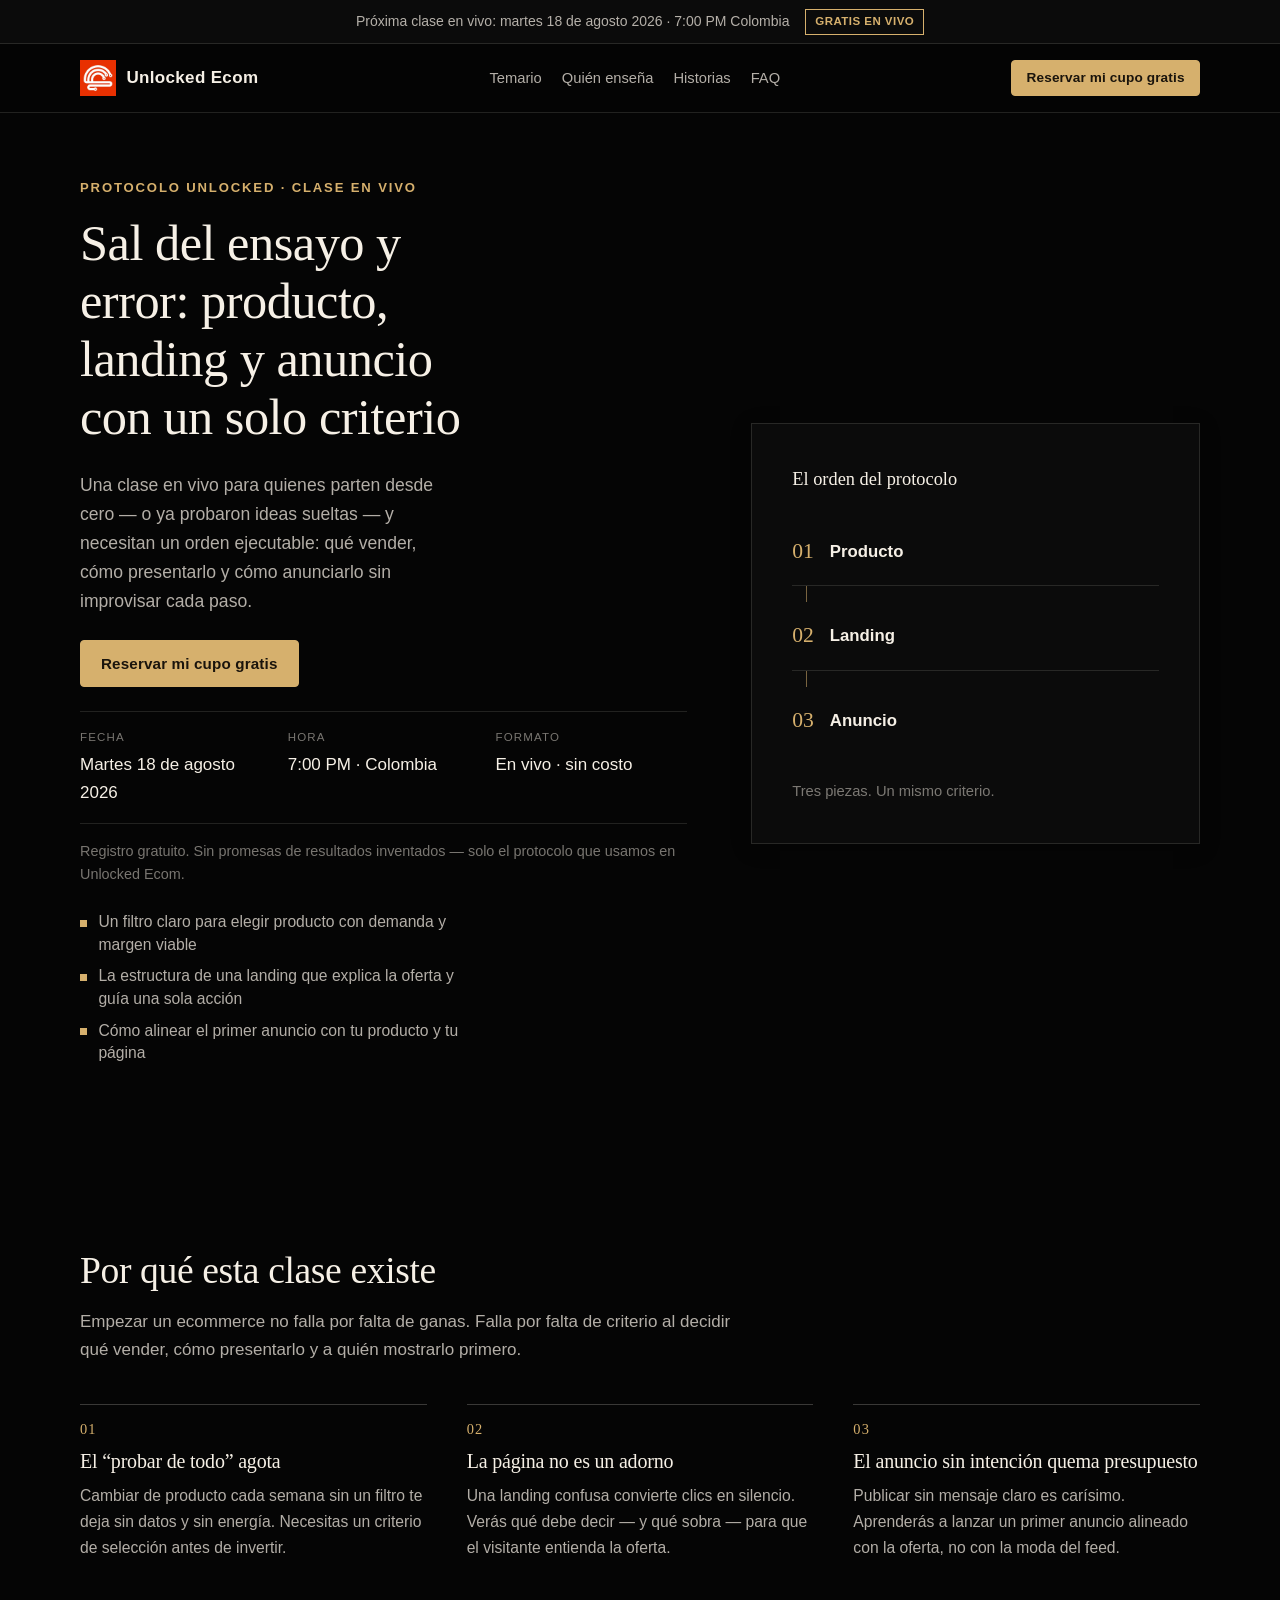
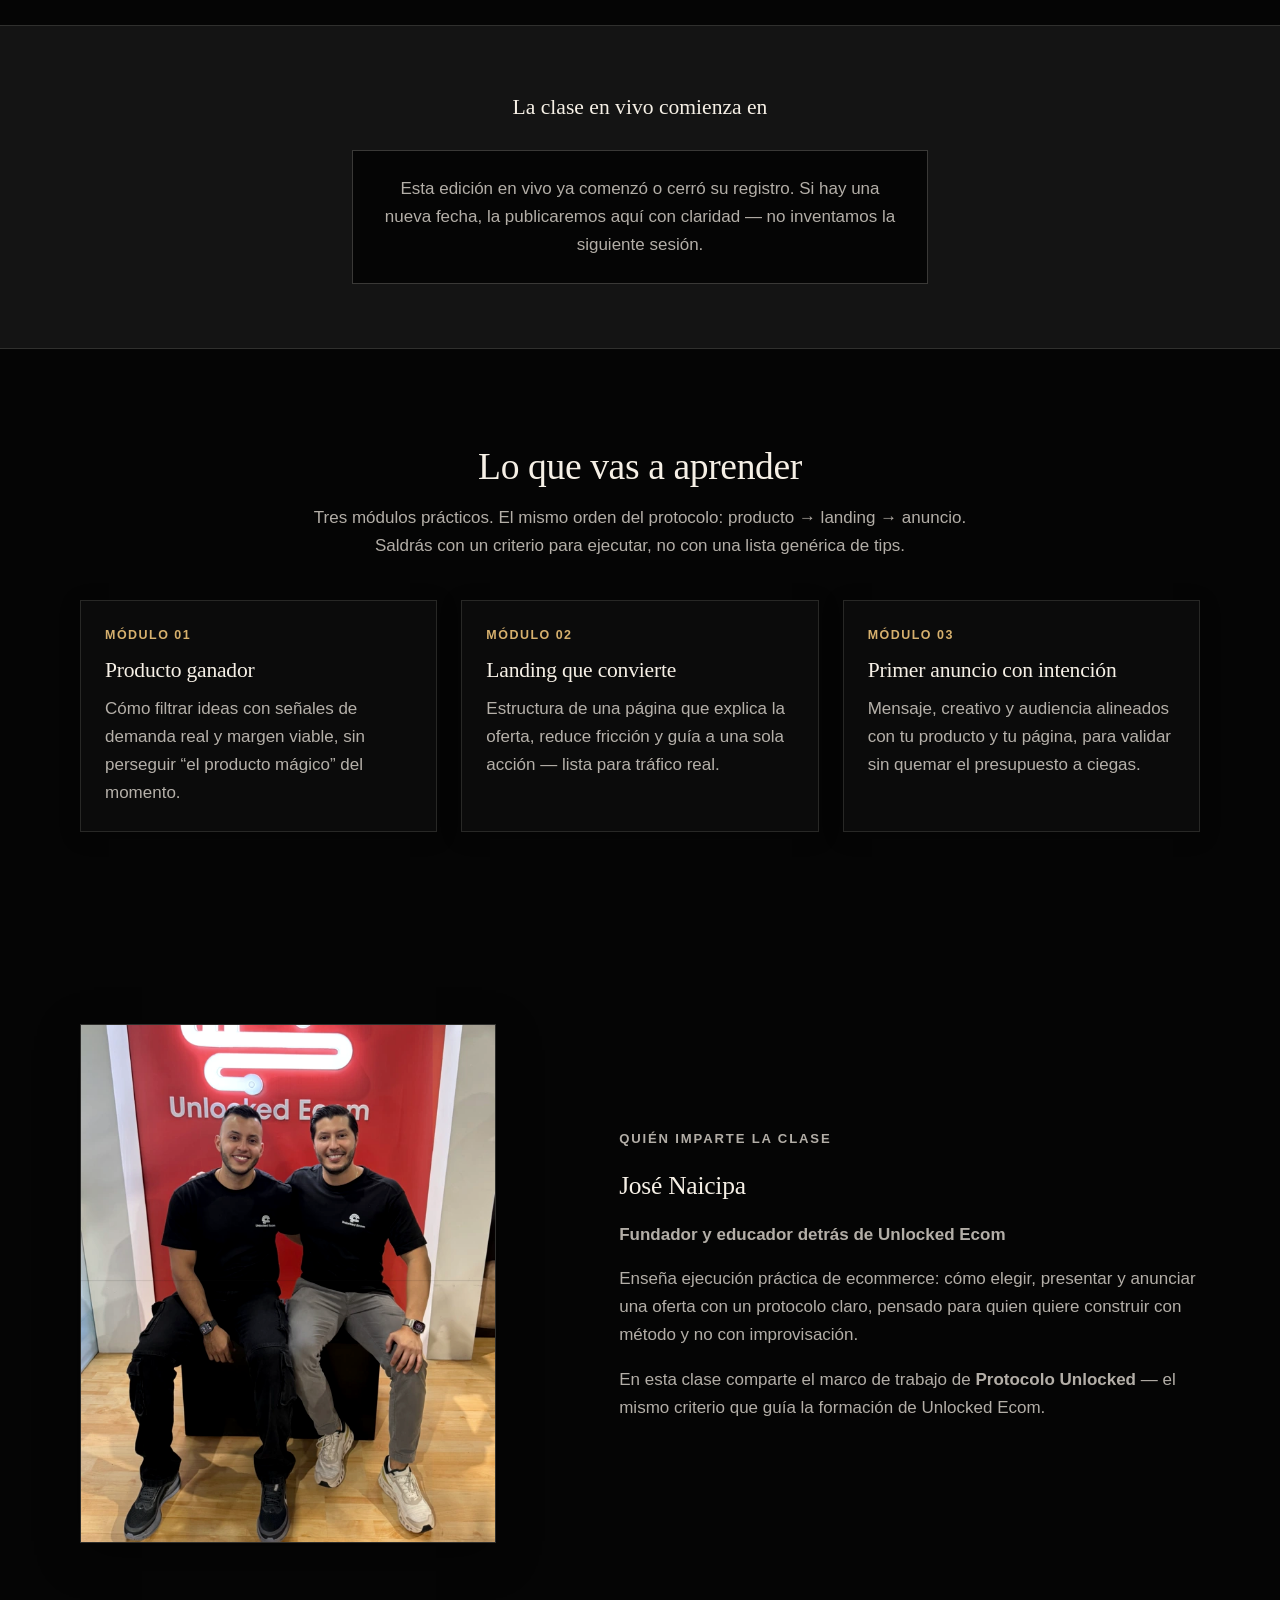
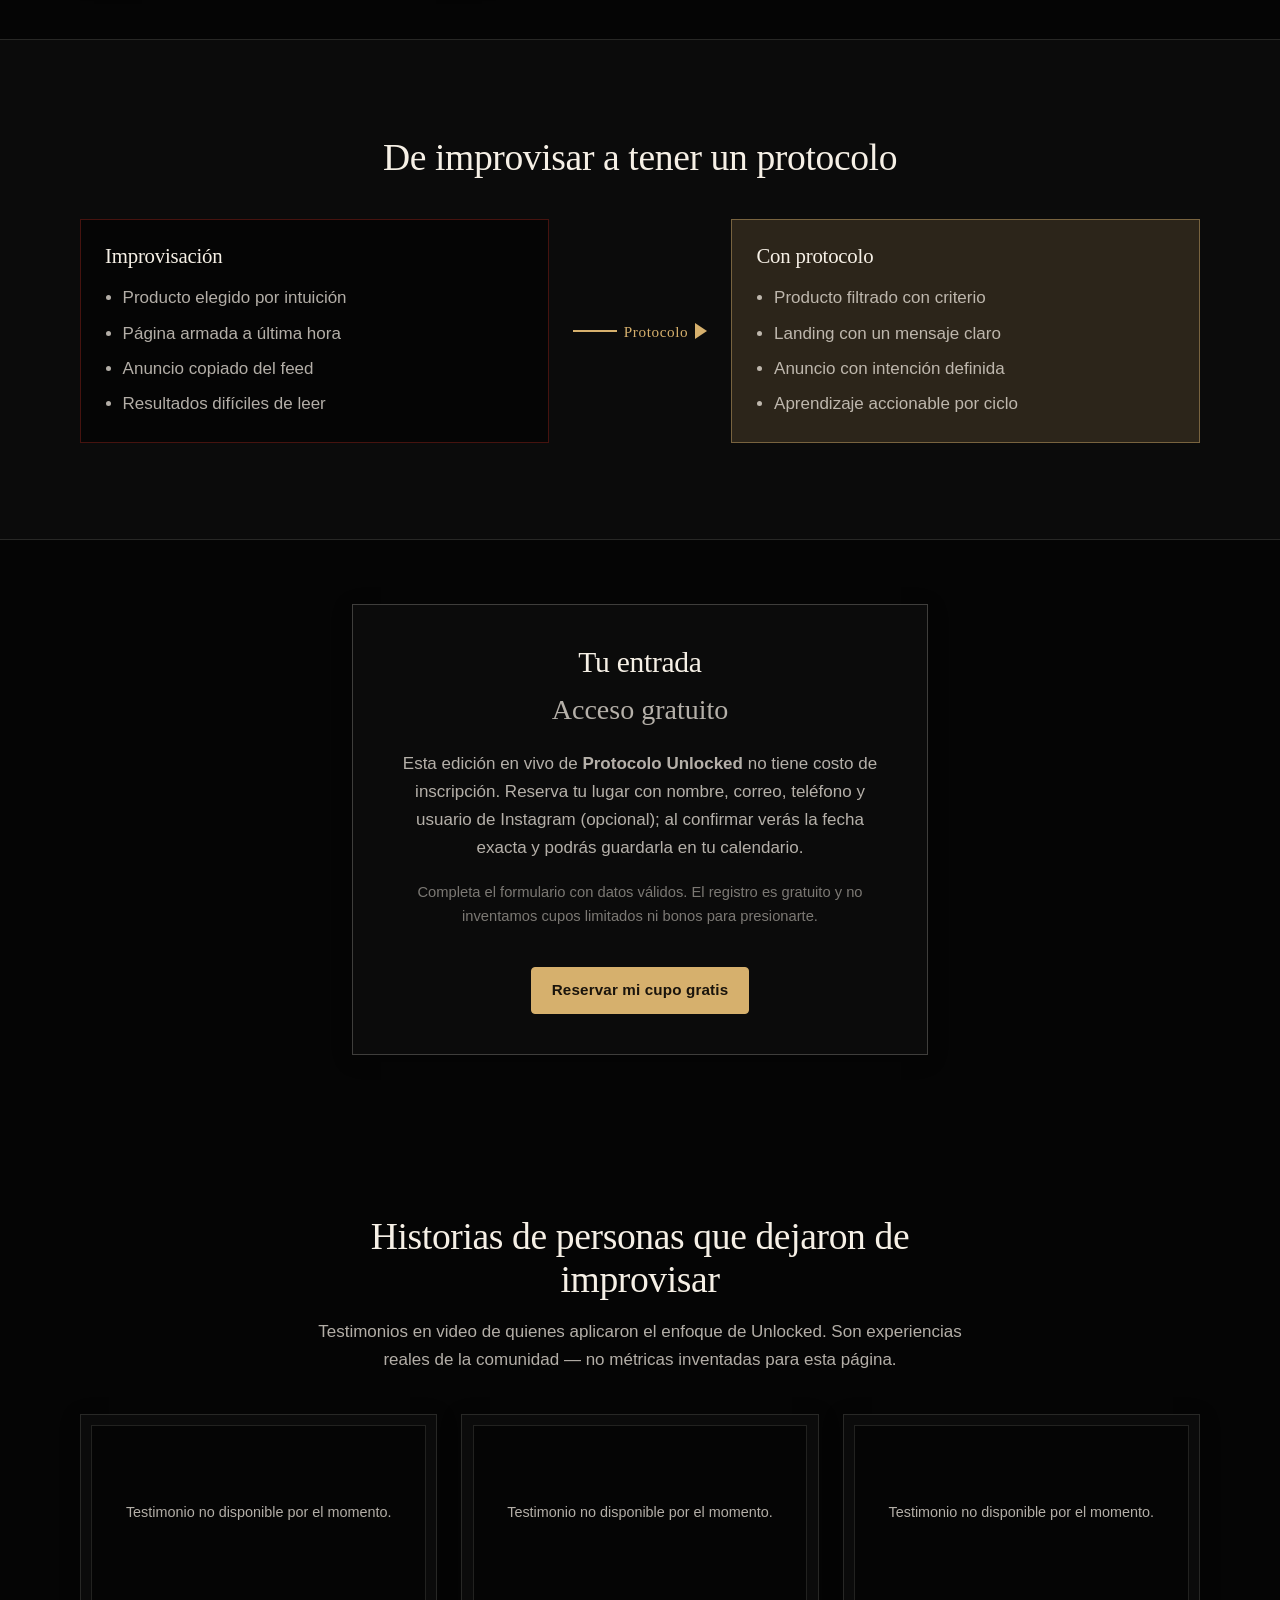
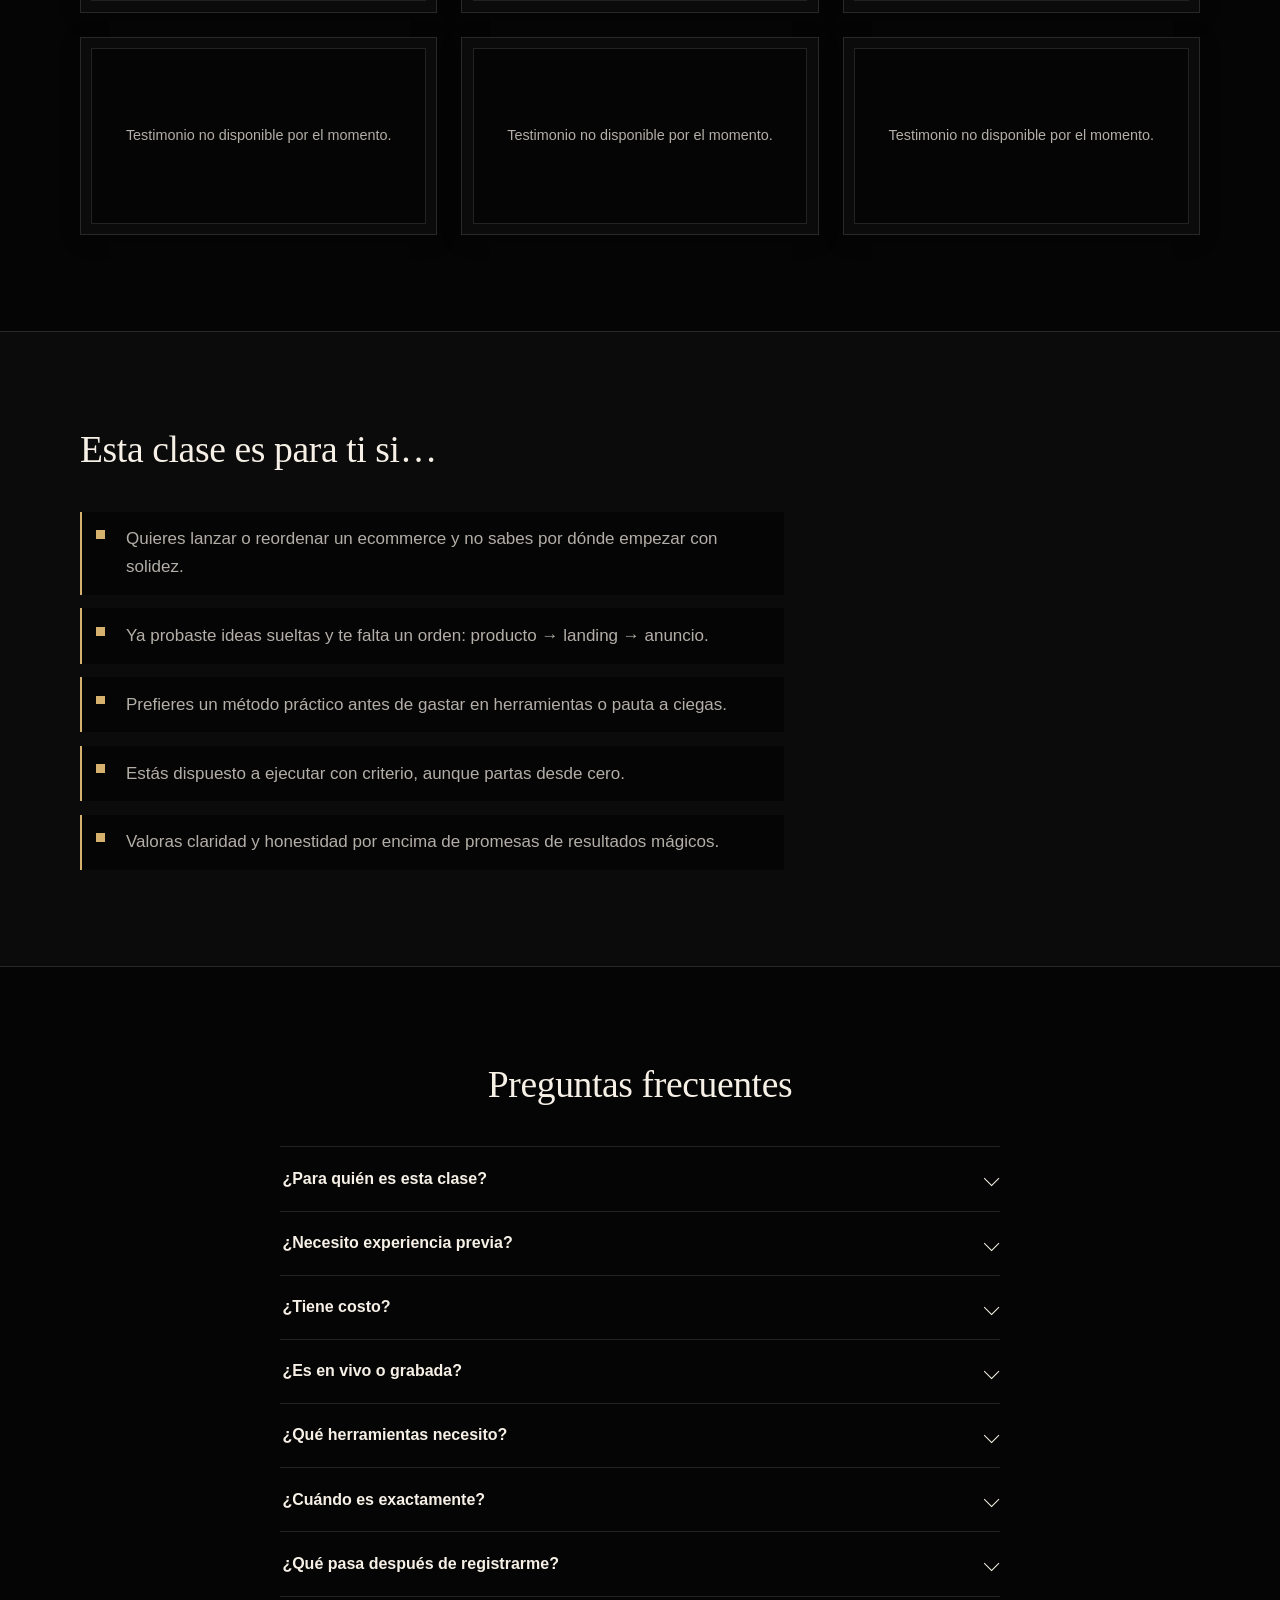
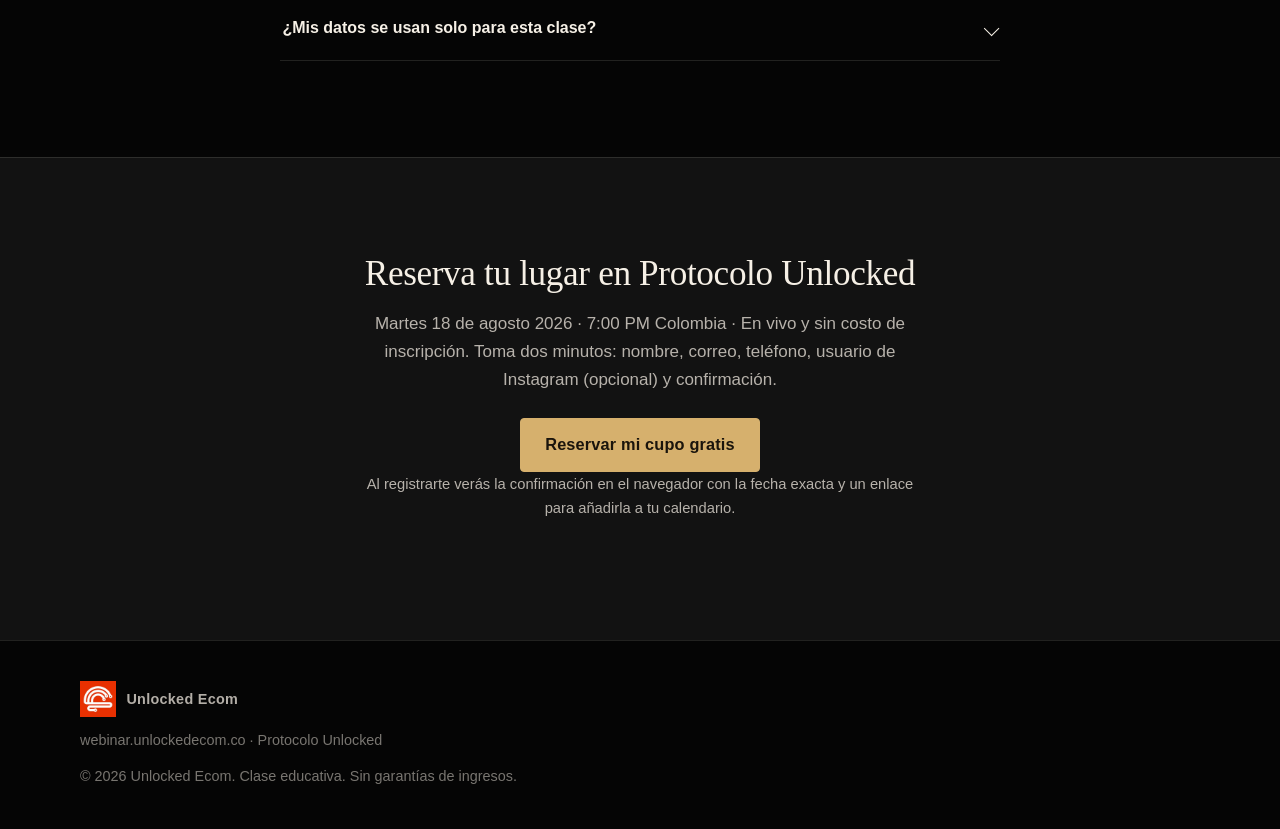
<file: index.html>
<!DOCTYPE html>
<html lang="es">
  <head>
    <meta charset="utf-8" />
    <meta name="viewport" content="width=device-width, initial-scale=1" />
    <meta
      name="description"
      content="Protocolo Unlocked: clase en vivo gratuita para ordenar producto, landing y anuncio en un solo criterio. Martes 18 de agosto 2026, 7:00 PM Colombia."
    />
    <link rel="canonical" href="https://webinar.unlockedecom.co/" />
    <meta property="og:type" content="website" />
    <meta property="og:locale" content="es_CO" />
    <meta property="og:url" content="https://webinar.unlockedecom.co/" />
    <meta property="og:title" content="Protocolo Unlocked — Clase en vivo | Unlocked Ecom" />
    <meta
      property="og:description"
      content="Clase en vivo gratuita: producto, landing y anuncio con un protocolo claro. Martes 18 de agosto 2026, 7:00 PM Colombia."
    />
    <meta property="og:image" content="https://webinar.unlockedecom.co/assets/unlocked-mark.webp" />
    <meta name="twitter:card" content="summary" />
    <meta name="twitter:title" content="Protocolo Unlocked — Clase en vivo" />
    <meta
      name="twitter:description"
      content="Reserva tu cupo gratis para la clase en vivo de Protocolo Unlocked. Martes 18 de agosto 2026, 7:00 PM Colombia."
    />
    <title>Protocolo Unlocked — Clase en vivo | Unlocked Ecom</title>
    <link rel="stylesheet" href="./styles.css" />
    <link rel="icon" href="./assets/unlocked-mark.webp" type="image/webp" />
    <link rel="dns-prefetch" href="https://analytics.unlockedecom.co" />
    <!--
      Meta Pixel 4207040806214515 — PageView only. CompleteRegistration is never
      emitted from the browser: the confirmed server path (n8n) sends it via the
      Conversions API, keyed on the same event_id as the registration POST.
      autoConfig is disabled for this page so Meta automatic events cannot
      invent a registration success client-side.
    -->
    <script>
      !(function (f, b, e, v, n, t, s) {
        if (f.fbq) return;
        n = f.fbq = function () {
          n.callMethod ? n.callMethod.apply(n, arguments) : n.queue.push(arguments);
        };
        if (!f._fbq) f._fbq = n;
        n.push = n;
        n.loaded = !0;
        n.version = '2.0';
        n.queue = [];
        t = b.createElement(e);
        t.async = !0;
        t.src = v;
        s = b.getElementsByTagName(e)[0];
        s.parentNode.insertBefore(t, s);
      })(window, document, 'script', 'https://connect.facebook.net/en_US/fbevents.js');
      fbq('set', 'autoConfig', 'false', '4207040806214515');
      fbq('init', '4207040806214515');
      fbq('track', 'PageView');
    </script>
    <noscript
      ><img
        height="1"
        width="1"
        style="display: none"
        alt=""
        src="https://www.facebook.com/tr?id=4207040806214515&ev=PageView&noscript=1"
    /></noscript>
  </head>
  <body>
    <a class="skip-link" href="#contenido">Saltar al contenido</a>

    <div class="topbar" role="status">
      <p>
        <span class="topbar__date">Próxima clase en vivo: martes 18 de agosto 2026 · 7:00 PM Colombia</span>
        <span class="topbar__badge">Gratis en vivo</span>
      </p>
    </div>

    <header class="site-header">
      <div class="shell site-header__inner">
        <a class="brand" href="#inicio" aria-label="Unlocked Ecom — inicio">
          <img
            class="brand__mark"
            src="./assets/unlocked-mark.webp"
            width="40"
            height="40"
            alt="Unlocked Ecom"
          />
          <span class="brand__text">Unlocked Ecom</span>
        </a>
        <nav class="site-nav" aria-label="Secciones">
          <a href="#aprender">Temario</a>
          <a href="#jose">Quién enseña</a>
          <a href="#historias">Historias</a>
          <a href="#faq">FAQ</a>
        </nav>
        <button type="button" class="btn btn--primary btn--sm js-open-register" data-cta="header">
          Reservar mi cupo gratis
        </button>
      </div>
    </header>

    <main id="contenido">
      <!-- HERO -->
      <section id="inicio" class="hero" aria-labelledby="hero-title">
        <div class="shell hero__grid">
          <div class="hero__copy">
            <p class="eyebrow">Protocolo Unlocked · Clase en vivo</p>
            <h1 id="hero-title">Sal del ensayo y error: producto, landing y anuncio con un solo criterio</h1>
            <p class="lead">
              Una clase en vivo para quienes parten desde cero — o ya probaron ideas sueltas —
              y necesitan un orden ejecutable: qué vender, cómo presentarlo y cómo anunciarlo
              sin improvisar cada paso.
            </p>
            <!-- Primary CTA sits directly after the lead so it is visible without scrolling. -->
            <div class="hero__actions">
              <button type="button" class="btn btn--primary js-open-register" data-cta="hero">
                Reservar mi cupo gratis
              </button>
              <ul class="hero__meta" aria-label="Datos de la clase">
                <li>
                  <span class="meta-label">Fecha</span>
                  <span>Martes 18 de agosto 2026</span>
                </li>
                <li>
                  <span class="meta-label">Hora</span>
                  <span>7:00 PM · Colombia</span>
                </li>
                <li>
                  <span class="meta-label">Formato</span>
                  <span>En vivo · sin costo</span>
                </li>
              </ul>
              <p class="trust-note">
                Registro gratuito. Sin promesas de resultados inventados — solo el protocolo
                que usamos en Unlocked Ecom.
              </p>
            </div>
            <ul class="hero__takeaways" aria-label="Qué te llevas de la clase">
              <li>Un filtro claro para elegir producto con demanda y margen viable</li>
              <li>La estructura de una landing que explica la oferta y guía una sola acción</li>
              <li>Cómo alinear el primer anuncio con tu producto y tu página</li>
            </ul>
          </div>
          <aside class="hero__visual" aria-label="Diagrama del protocolo">
            <figure class="protocol-diagram">
              <figcaption class="protocol-diagram__caption">El orden del protocolo</figcaption>
              <ol class="protocol-diagram__steps">
                <li>
                  <span class="step-num">01</span>
                  <span class="step-label">Producto</span>
                </li>
                <li class="protocol-diagram__connector" aria-hidden="true"></li>
                <li>
                  <span class="step-num">02</span>
                  <span class="step-label">Landing</span>
                </li>
                <li class="protocol-diagram__connector" aria-hidden="true"></li>
                <li>
                  <span class="step-num">03</span>
                  <span class="step-label">Anuncio</span>
                </li>
              </ol>
              <p class="protocol-diagram__note">Tres piezas. Un mismo criterio.</p>
            </figure>
          </aside>
        </div>
      </section>

      <!-- POR QUÉ -->
      <section id="porque" class="section section--tight" aria-labelledby="porque-title">
        <div class="shell">
          <header class="section-head">
            <h2 id="porque-title">Por qué esta clase existe</h2>
            <p>
              Empezar un ecommerce no falla por falta de ganas. Falla por falta de criterio
              al decidir qué vender, cómo presentarlo y a quién mostrarlo primero.
            </p>
          </header>
          <ol class="reasons">
            <li class="reasons__item">
              <h3>El “probar de todo” agota</h3>
              <p>
                Cambiar de producto cada semana sin un filtro te deja sin datos y sin
                energía. Necesitas un criterio de selección antes de invertir.
              </p>
            </li>
            <li class="reasons__item">
              <h3>La página no es un adorno</h3>
              <p>
                Una landing confusa convierte clics en silencio. Verás qué debe decir —
                y qué sobra — para que el visitante entienda la oferta.
              </p>
            </li>
            <li class="reasons__item">
              <h3>El anuncio sin intención quema presupuesto</h3>
              <p>
                Publicar sin mensaje claro es carísimo. Aprenderás a lanzar un primer
                anuncio alineado con la oferta, no con la moda del feed.
              </p>
            </li>
          </ol>
        </div>
      </section>

      <!-- COUNTDOWN -->
      <section
        id="cuenta-regresiva"
        class="countdown-band"
        aria-labelledby="countdown-title"
        data-target="2026-08-19T00:00:00Z"
      >
        <div class="shell countdown-band__inner">
          <h2 id="countdown-title" class="countdown-band__title">La clase en vivo comienza en</h2>
          <div
            class="countdown"
            id="countdown"
            role="timer"
            aria-label="Cuenta regresiva hasta la clase en vivo"
            aria-atomic="true"
          >
            <div class="countdown__unit">
              <span class="countdown__value" data-unit="days">00</span>
              <span class="countdown__label">días</span>
            </div>
            <div class="countdown__unit">
              <span class="countdown__value" data-unit="hours">00</span>
              <span class="countdown__label">horas</span>
            </div>
            <div class="countdown__unit">
              <span class="countdown__value" data-unit="minutes">00</span>
              <span class="countdown__label">minutos</span>
            </div>
            <div class="countdown__unit">
              <span class="countdown__value" data-unit="seconds">00</span>
              <span class="countdown__label">segundos</span>
            </div>
          </div>
          <p class="countdown__expired" id="countdown-expired" hidden>
            Esta edición en vivo ya comenzó o cerró su registro. Si hay una nueva fecha,
            la publicaremos aquí con claridad — no inventamos la siguiente sesión.
          </p>
        </div>
      </section>

      <!-- MÓDULOS -->
      <section id="aprender" class="section" aria-labelledby="aprender-title">
        <div class="shell">
          <header class="section-head section-head--center">
            <h2 id="aprender-title">Lo que vas a aprender</h2>
            <p>
              Tres módulos prácticos. El mismo orden del protocolo: producto → landing → anuncio.
              Saldrás con un criterio para ejecutar, no con una lista genérica de tips.
            </p>
          </header>
          <div class="modules">
            <article class="module">
              <span class="module__index">Módulo 01</span>
              <h3>Producto ganador</h3>
              <p>
                Cómo filtrar ideas con señales de demanda real y margen viable, sin
                perseguir “el producto mágico” del momento.
              </p>
            </article>
            <article class="module">
              <span class="module__index">Módulo 02</span>
              <h3>Landing que convierte</h3>
              <p>
                Estructura de una página que explica la oferta, reduce fricción y guía
                a una sola acción — lista para tráfico real.
              </p>
            </article>
            <article class="module">
              <span class="module__index">Módulo 03</span>
              <h3>Primer anuncio con intención</h3>
              <p>
                Mensaje, creativo y audiencia alineados con tu producto y tu página,
                para validar sin quemar el presupuesto a ciegas.
              </p>
            </article>
          </div>
        </div>
      </section>

      <!-- JOSÉ -->
      <section id="jose" class="section section--authority" aria-labelledby="jose-title">
        <div class="shell authority">
          <div class="authority__photo-wrap">
            <img
              class="authority__photo"
              src="./assets/jose-naicipa.webp"
              width="420"
              height="520"
              alt="José Naicipa durante una sesión de la comunidad Unlocked Ecom"
              loading="eager"
              decoding="async"
            />
          </div>
          <div class="authority__copy">
            <p class="eyebrow">Quién imparte la clase</p>
            <h2 id="jose-title">José Naicipa</h2>
            <p class="authority__role">Fundador y educador detrás de Unlocked Ecom</p>
            <p>
              Enseña ejecución práctica de ecommerce: cómo elegir, presentar y anunciar
              una oferta con un protocolo claro, pensado para quien quiere construir
              con método y no con improvisación.
            </p>
            <p>
              En esta clase comparte el marco de trabajo de <strong>Protocolo Unlocked</strong>
              — el mismo criterio que guía la formación de Unlocked Ecom.
            </p>
          </div>
        </div>
      </section>

      <!-- BEFORE / AFTER -->
      <section id="antes-despues" class="section section--band" aria-labelledby="transform-title">
        <div class="shell">
          <header class="section-head section-head--center">
            <h2 id="transform-title">De improvisar a tener un protocolo</h2>
          </header>
          <div class="transform">
            <div class="transform__side transform__side--before">
              <h3>Improvisación</h3>
              <ul>
                <li>Producto elegido por intuición</li>
                <li>Página armada a última hora</li>
                <li>Anuncio copiado del feed</li>
                <li>Resultados difíciles de leer</li>
              </ul>
            </div>
            <div class="transform__arrow" aria-hidden="true">
              <span class="transform__arrow-line"></span>
              <span class="transform__arrow-label">Protocolo</span>
              <span class="transform__arrow-head"></span>
            </div>
            <div class="transform__side transform__side--after">
              <h3>Con protocolo</h3>
              <ul>
                <li>Producto filtrado con criterio</li>
                <li>Landing con un mensaje claro</li>
                <li>Anuncio con intención definida</li>
                <li>Aprendizaje accionable por ciclo</li>
              </ul>
            </div>
          </div>
        </div>
      </section>

      <!-- ENTRADA -->
      <section id="entrada" class="section section--tight" aria-labelledby="entrada-title">
        <div class="shell entrada">
          <div class="entrada__panel">
            <h2 id="entrada-title">Tu entrada</h2>
            <p class="entrada__price">Acceso gratuito</p>
            <p>
              Esta edición en vivo de <strong>Protocolo Unlocked</strong> no tiene costo
              de inscripción. Reserva tu lugar con nombre, correo, teléfono y usuario de Instagram (opcional); al confirmar verás
              la fecha exacta y podrás guardarla en tu calendario.
            </p>
            <p class="entrada__note">
              Completa el formulario con datos válidos. El registro es gratuito y no
              inventamos cupos limitados ni bonos para presionarte.
            </p>
            <button type="button" class="btn btn--primary js-open-register" data-cta="entrada">
              Reservar mi cupo gratis
            </button>
          </div>
        </div>
      </section>

      <!-- SOCIAL PROOF -->
      <section id="historias" class="section" aria-labelledby="historias-title">
        <div class="shell">
          <header class="section-head section-head--center">
            <h2 id="historias-title">Historias de personas que dejaron de improvisar</h2>
            <p>
              Testimonios en video de quienes aplicaron el enfoque de Unlocked.
              Son experiencias reales de la comunidad — no métricas inventadas para esta página.
            </p>
          </header>
          <div
            class="proof-grid"
            id="proof-grid"
            data-lazy-testimonials="true"
          >
            <!-- Players injected/activated by main.js when near viewport -->
          </div>
        </div>
      </section>

      <!-- PARA TI SI -->
      <section id="para-ti" class="section section--band" aria-labelledby="para-ti-title">
        <div class="shell">
          <header class="section-head">
            <h2 id="para-ti-title">Esta clase es para ti si…</h2>
          </header>
          <ul class="checklist">
            <li>Quieres lanzar o reordenar un ecommerce y no sabes por dónde empezar con solidez.</li>
            <li>Ya probaste ideas sueltas y te falta un orden: producto → landing → anuncio.</li>
            <li>Prefieres un método práctico antes de gastar en herramientas o pauta a ciegas.</li>
            <li>Estás dispuesto a ejecutar con criterio, aunque partas desde cero.</li>
            <li>Valoras claridad y honestidad por encima de promesas de resultados mágicos.</li>
          </ul>
        </div>
      </section>

      <!-- FAQ -->
      <section id="faq" class="section" aria-labelledby="faq-title">
        <div class="shell shell--narrow">
          <header class="section-head section-head--center">
            <h2 id="faq-title">Preguntas frecuentes</h2>
          </header>
          <div class="faq" data-accordion>
            <div class="faq__item">
              <h3>
                <button
                  type="button"
                  class="faq__trigger"
                  id="faq-btn-1"
                  aria-expanded="false"
                  aria-controls="faq-panel-1"
                >
                  ¿Para quién es esta clase?
                  <span class="faq__icon" aria-hidden="true"></span>
                </button>
              </h3>
              <div class="faq__panel" id="faq-panel-1" role="region" aria-labelledby="faq-btn-1" hidden>
                <p>
                  Para personas que quieren construir un ecommerce con método: quienes
                  parten desde cero y quienes ya intentaron sin un protocolo claro.
                </p>
              </div>
            </div>
            <div class="faq__item">
              <h3>
                <button
                  type="button"
                  class="faq__trigger"
                  id="faq-btn-2"
                  aria-expanded="false"
                  aria-controls="faq-panel-2"
                >
                  ¿Necesito experiencia previa?
                  <span class="faq__icon" aria-hidden="true"></span>
                </button>
              </h3>
              <div class="faq__panel" id="faq-panel-2" role="region" aria-labelledby="faq-btn-2" hidden>
                <p>
                  No. La clase está pensada para explicar el protocolo en lenguaje claro.
                  Si ya tienes una tienda, igual puedes usar el marco para reordenar tu proceso.
                </p>
              </div>
            </div>
            <div class="faq__item">
              <h3>
                <button
                  type="button"
                  class="faq__trigger"
                  id="faq-btn-3"
                  aria-expanded="false"
                  aria-controls="faq-panel-3"
                >
                  ¿Tiene costo?
                  <span class="faq__icon" aria-hidden="true"></span>
                </button>
              </h3>
              <div class="faq__panel" id="faq-panel-3" role="region" aria-labelledby="faq-btn-3" hidden>
                <p>
                  Esta edición en vivo es gratuita. Solo necesitas reservar tu cupo con
                  datos de contacto válidos.
                </p>
              </div>
            </div>
            <div class="faq__item">
              <h3>
                <button
                  type="button"
                  class="faq__trigger"
                  id="faq-btn-4"
                  aria-expanded="false"
                  aria-controls="faq-panel-4"
                >
                  ¿Es en vivo o grabada?
                  <span class="faq__icon" aria-hidden="true"></span>
                </button>
              </h3>
              <div class="faq__panel" id="faq-panel-4" role="region" aria-labelledby="faq-btn-4" hidden>
                <p>
                  Es una clase en vivo. Cualquier material posterior, si se ofrece, se
                  comunicará a quienes se registraron — no asumimos grabación permanente.
                </p>
              </div>
            </div>
            <div class="faq__item">
              <h3>
                <button
                  type="button"
                  class="faq__trigger"
                  id="faq-btn-5"
                  aria-expanded="false"
                  aria-controls="faq-panel-5"
                >
                  ¿Qué herramientas necesito?
                  <span class="faq__icon" aria-hidden="true"></span>
                </button>
              </h3>
              <div class="faq__panel" id="faq-panel-5" role="region" aria-labelledby="faq-btn-5" hidden>
                <p>
                  Para la clase: un dispositivo con internet y ganas de tomar notas.
                  No se exige una stack paga para seguir la sesión.
                </p>
              </div>
            </div>
            <div class="faq__item">
              <h3>
                <button
                  type="button"
                  class="faq__trigger"
                  id="faq-btn-6"
                  aria-expanded="false"
                  aria-controls="faq-panel-6"
                >
                  ¿Cuándo es exactamente?
                  <span class="faq__icon" aria-hidden="true"></span>
                </button>
              </h3>
              <div class="faq__panel" id="faq-panel-6" role="region" aria-labelledby="faq-btn-6" hidden>
                <p>
                  Martes 18 de agosto de 2026 a las 7:00 PM, hora de Colombia.
                </p>
              </div>
            </div>
            <div class="faq__item">
              <h3>
                <button
                  type="button"
                  class="faq__trigger"
                  id="faq-btn-7"
                  aria-expanded="false"
                  aria-controls="faq-panel-7"
                >
                  ¿Qué pasa después de registrarme?
                  <span class="faq__icon" aria-hidden="true"></span>
                </button>
              </h3>
              <div class="faq__panel" id="faq-panel-7" role="region" aria-labelledby="faq-btn-7" hidden>
                <p>
                  Verás una confirmación en el navegador con la fecha y hora exactas,
                  y podrás añadir el evento a tu calendario. No prometemos entrega
                  automática por un canal concreto más allá de esa confirmación.
                </p>
              </div>
            </div>
            <div class="faq__item">
              <h3>
                <button
                  type="button"
                  class="faq__trigger"
                  id="faq-btn-8"
                  aria-expanded="false"
                  aria-controls="faq-panel-8"
                >
                  ¿Mis datos se usan solo para esta clase?
                  <span class="faq__icon" aria-hidden="true"></span>
                </button>
              </h3>
              <div class="faq__panel" id="faq-panel-8" role="region" aria-labelledby="faq-btn-8" hidden>
                <p>
                  Unlocked Ecom puede usar tu nombre, correo, teléfono y usuario de Instagram (opcional) solo para gestionar el registro
                  de esta clase y comunicaciones directamente relacionadas con Protocolo Unlocked.
                </p>
              </div>
            </div>
          </div>
        </div>
      </section>

      <!-- FINAL CTA -->
      <section id="cta-final" class="final-cta" aria-labelledby="final-cta-title">
        <div class="shell final-cta__inner">
          <h2 id="final-cta-title">Reserva tu lugar en Protocolo Unlocked</h2>
          <p>
            Martes 18 de agosto 2026 · 7:00 PM Colombia · En vivo y sin costo de inscripción.
            Toma dos minutos: nombre, correo, teléfono, usuario de Instagram (opcional) y confirmación.
          </p>
          <button type="button" class="btn btn--primary btn--lg js-open-register" data-cta="final">
            Reservar mi cupo gratis
          </button>
          <p class="final-cta__note">
            Al registrarte verás la confirmación en el navegador con la fecha exacta y un enlace
            para añadirla a tu calendario.
          </p>
        </div>
      </section>
    </main>

    <footer class="site-footer">
      <div class="shell site-footer__inner">
        <a class="brand brand--footer" href="#inicio">
          <img
            class="brand__mark"
            src="./assets/unlocked-mark.webp"
            width="32"
            height="32"
            alt=""
          />
          <span>Unlocked Ecom</span>
        </a>
        <p class="site-footer__meta">
          webinar.unlockedecom.co · Protocolo Unlocked
        </p>
        <p class="site-footer__legal">
          © <span id="year">2026</span> Unlocked Ecom. Clase educativa. Sin garantías de ingresos.
        </p>
      </div>
    </footer>

    <!-- Sticky mobile CTA: appears after the above-the-fold hero CTA leaves view. -->
    <div class="sticky-cta" id="sticky-cta" hidden>
      <button type="button" class="btn btn--primary sticky-cta__btn js-open-register" data-cta="sticky">
        Reservar mi cupo gratis
      </button>
    </div>

    <!-- Registration modal -->
    <div
      class="modal"
      id="register-modal"
      hidden
      role="dialog"
      aria-modal="true"
      aria-labelledby="modal-title"
    >
      <div class="modal__overlay" data-close-modal tabindex="-1"></div>
      <div class="modal__panel" role="document">
        <header class="modal__header">
          <h2 id="modal-title">Reservar mi cupo gratis</h2>
          <button type="button" class="modal__close" data-close-modal aria-label="Cerrar">
            ×
          </button>
        </header>
        <p class="modal__microcopy" id="modal-microcopy">
          Clase en vivo · martes 18 de agosto 2026 · 7:00 PM Colombia. Nombre, correo, teléfono y usuario de Instagram (opcional).
        </p>
        <form id="register-form" class="register-form" novalidate aria-describedby="modal-microcopy">
          <div class="field">
            <label for="fullName">Nombre completo</label>
            <input
              id="fullName"
              name="fullName"
              type="text"
              autocomplete="name"
              required
              aria-required="true"
              maxlength="120"
              aria-describedby="error-fullName"
            />
            <p class="field__error" id="error-fullName" role="alert" hidden></p>
          </div>
          <div class="field">
            <label for="email">Correo electrónico</label>
            <input
              id="email"
              name="email"
              type="email"
              autocomplete="email"
              required
              aria-required="true"
              maxlength="160"
              aria-describedby="error-email"
            />
            <p class="field__error" id="error-email" role="alert" hidden></p>
          </div>
          <div class="field">
            <label for="phone">Teléfono</label>
            <input
              id="phone"
              name="phone"
              type="tel"
              autocomplete="tel"
              inputmode="tel"
              required
              aria-required="true"
              maxlength="24"
              placeholder="+57 300 123 4567"
              aria-describedby="hint-phone error-phone"
            />
            <p class="field__hint" id="hint-phone">
              Incluye el código de país, por ejemplo +57 300 123 4567.
            </p>
            <p class="field__error" id="error-phone" role="alert" hidden></p>
          </div>
          <div class="field">
            <label for="instagramUsername">Usuario de Instagram (opcional)</label>
            <input
              id="instagramUsername"
              name="instagramUsername"
              type="text"
              autocomplete="username"
              inputmode="text"
              spellcheck="false"
              maxlength="31"
              placeholder="@tuusuario"
              aria-describedby="hint-instagramUsername error-instagramUsername"
            />
            <p class="field__hint" id="hint-instagramUsername">
              Es opcional: puedes dejarlo vacío y tu registro se completa igual.
            </p>
            <p class="field__error" id="error-instagramUsername" role="alert" hidden></p>
          </div>
          <div class="field field--checkbox">
            <input
              id="consent"
              name="consent"
              type="checkbox"
              value="1"
              required
              aria-required="true"
              aria-describedby="error-consent"
            />
            <label for="consent">
              Acepto que Unlocked Ecom use mi nombre, correo, teléfono y usuario de Instagram (opcional) solo para gestionar el registro
              de esta clase y comunicaciones directamente relacionadas con Protocolo Unlocked.
            </label>
            <p class="field__error" id="error-consent" role="alert" hidden></p>
          </div>
          <!-- Honeypot: intentionally outside the visible form flow. -->
          <div class="field field--honeypot" aria-hidden="true">
            <label for="company_website">Sitio web</label>
            <input
              id="company_website"
              name="company_website"
              type="text"
              tabindex="-1"
              autocomplete="off"
            />
          </div>
          <p class="form-status" id="form-status" role="status" aria-live="polite" tabindex="-1"></p>
          <button type="submit" class="btn btn--primary btn--block" id="submit-btn">
            Finalizar mi registro
          </button>
          <p class="form-footnote">
            Al confirmar, tu registro se procesa en segundos: verás un aviso en pantalla y te
            llevaremos al siguiente paso para completar tu inscripción. Usamos nombre, correo,
            teléfono y usuario de Instagram (opcional) solo para este registro.
          </p>
        </form>
      </div>
    </div>

    <script type="module" src="./main.js"></script>
  </body>
</html>
</file>
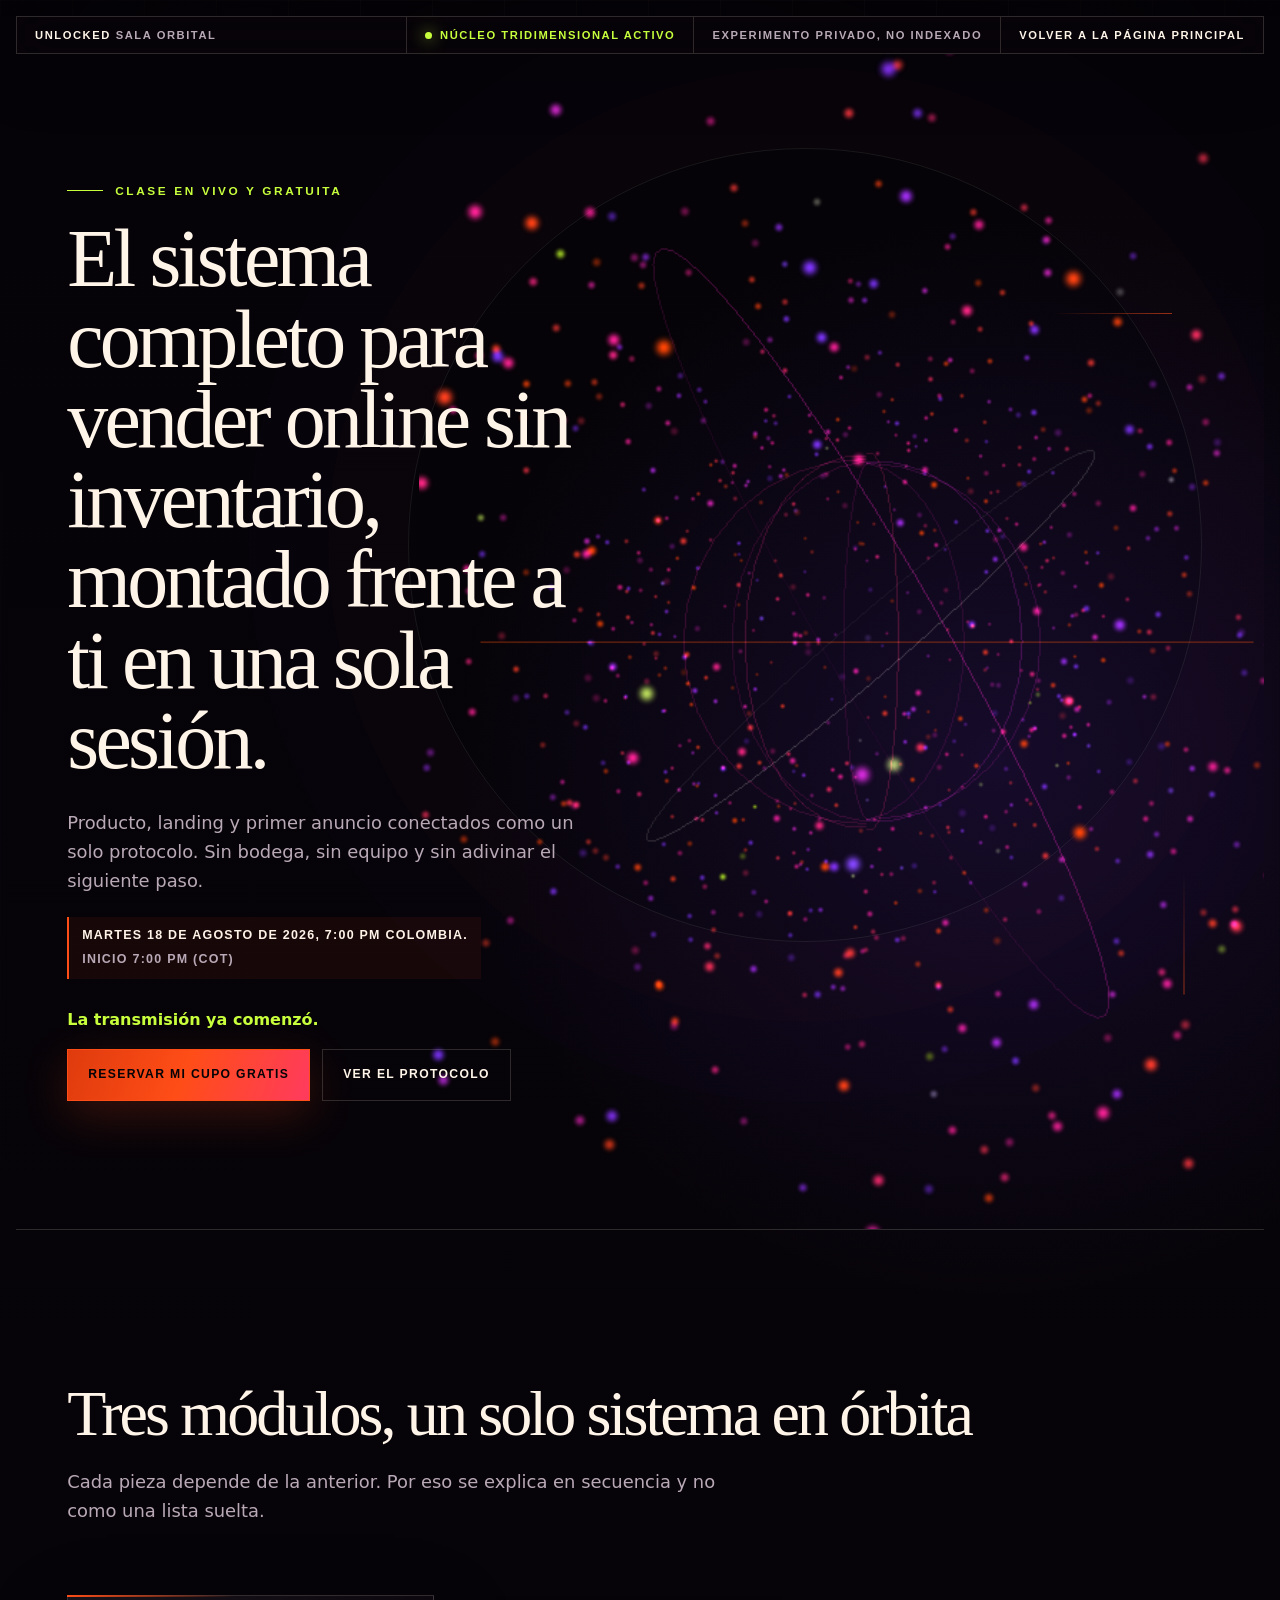
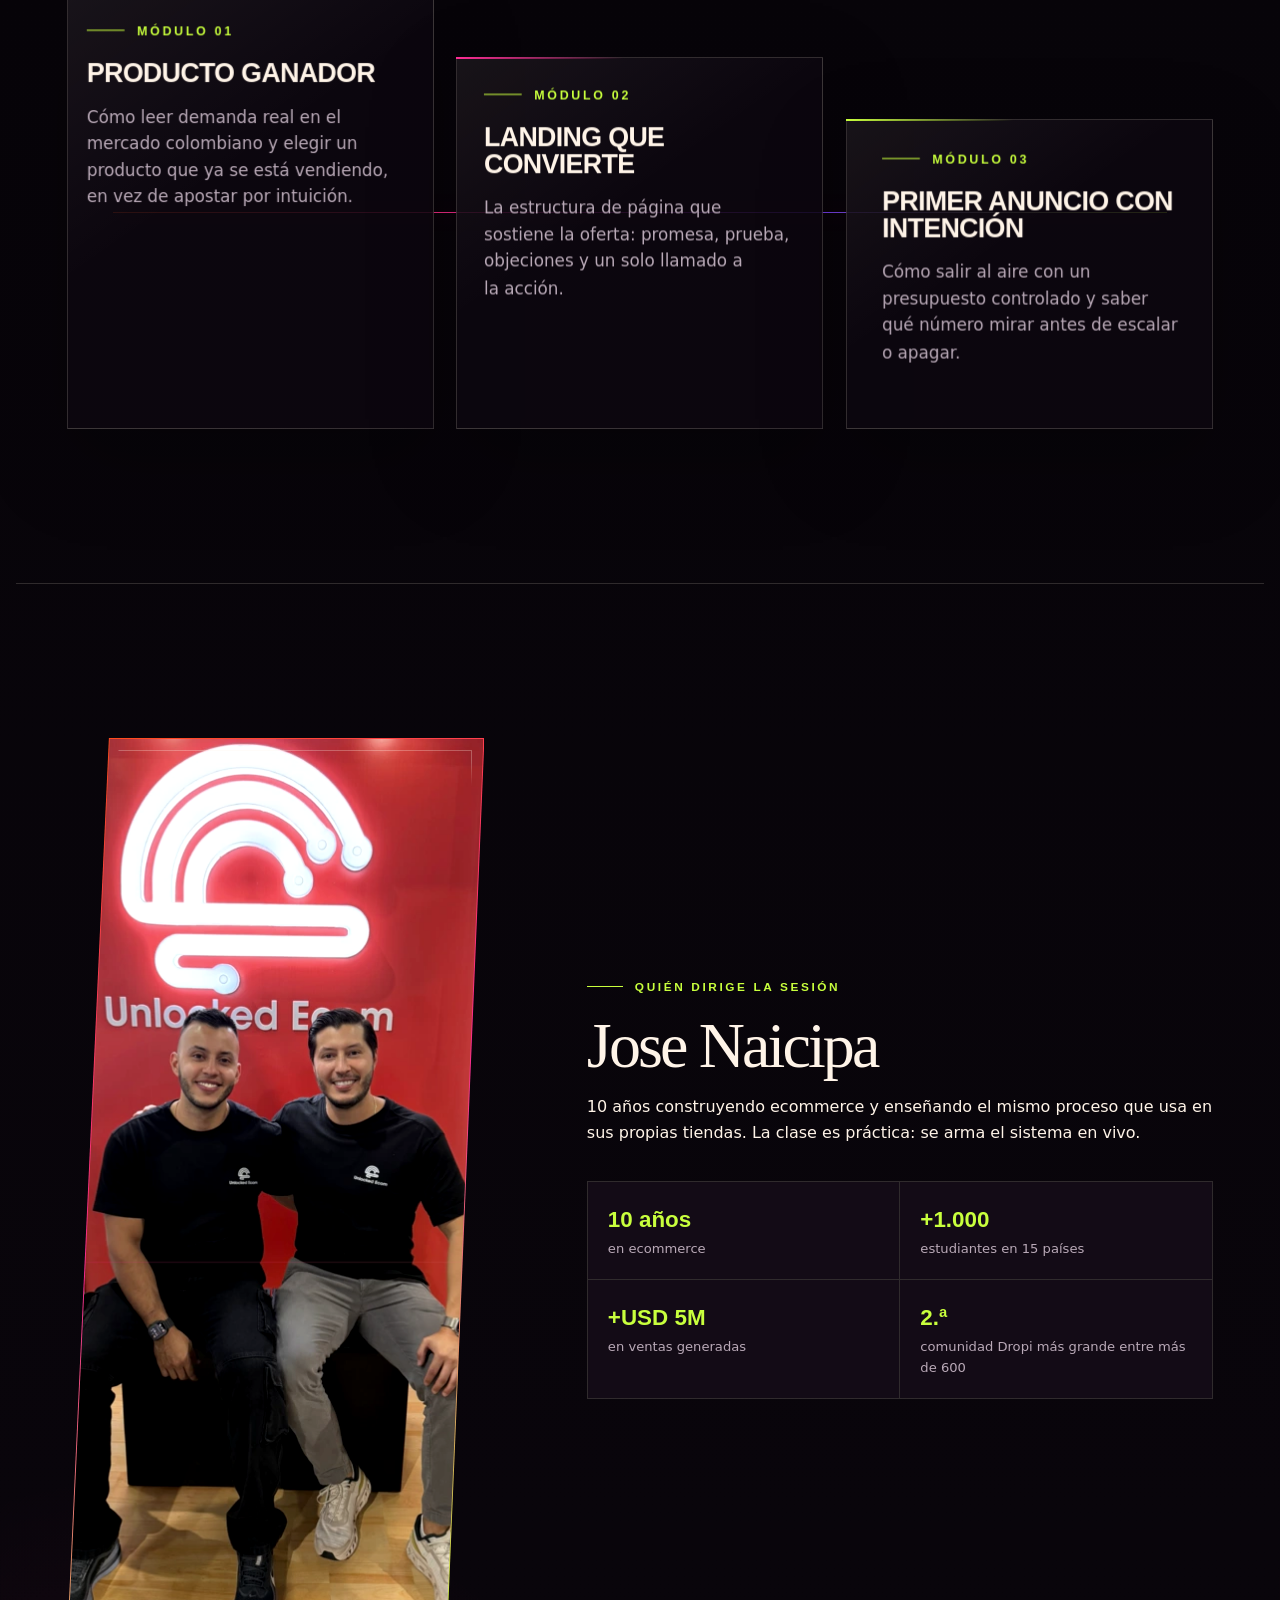
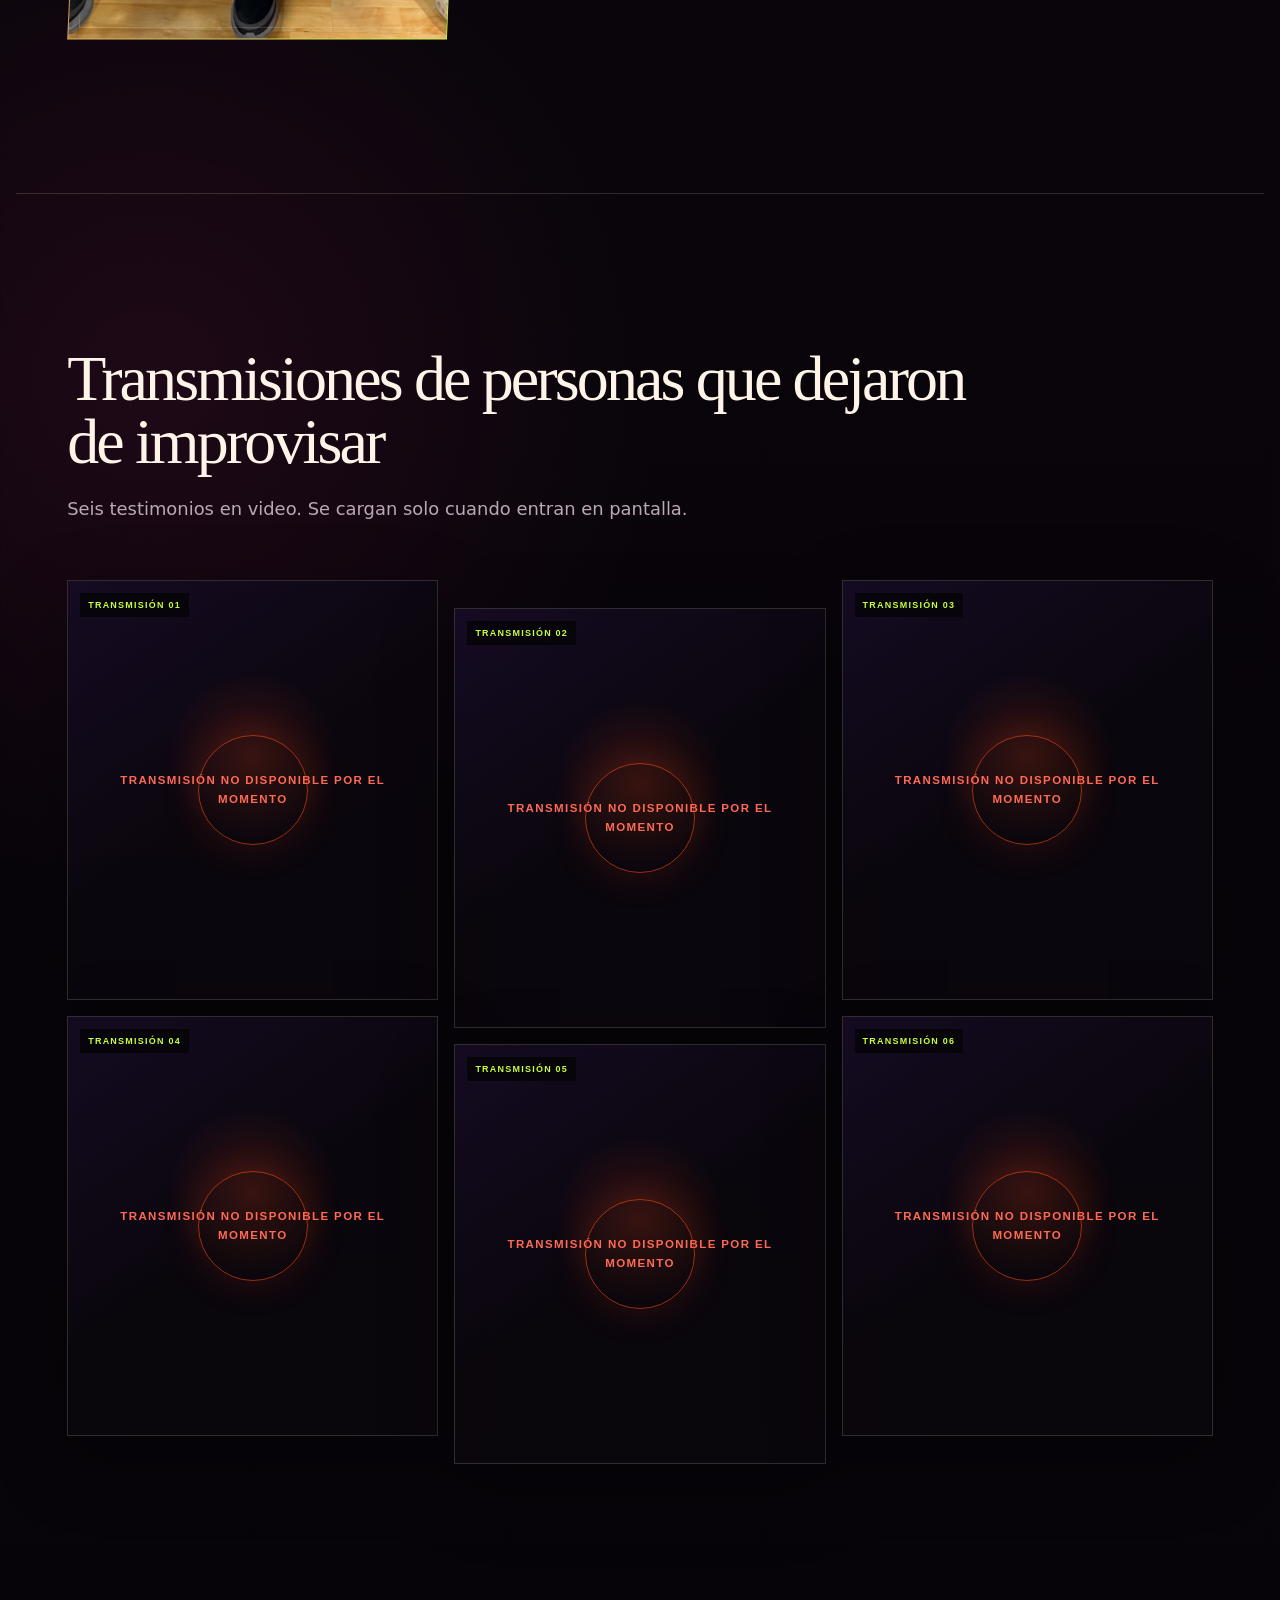
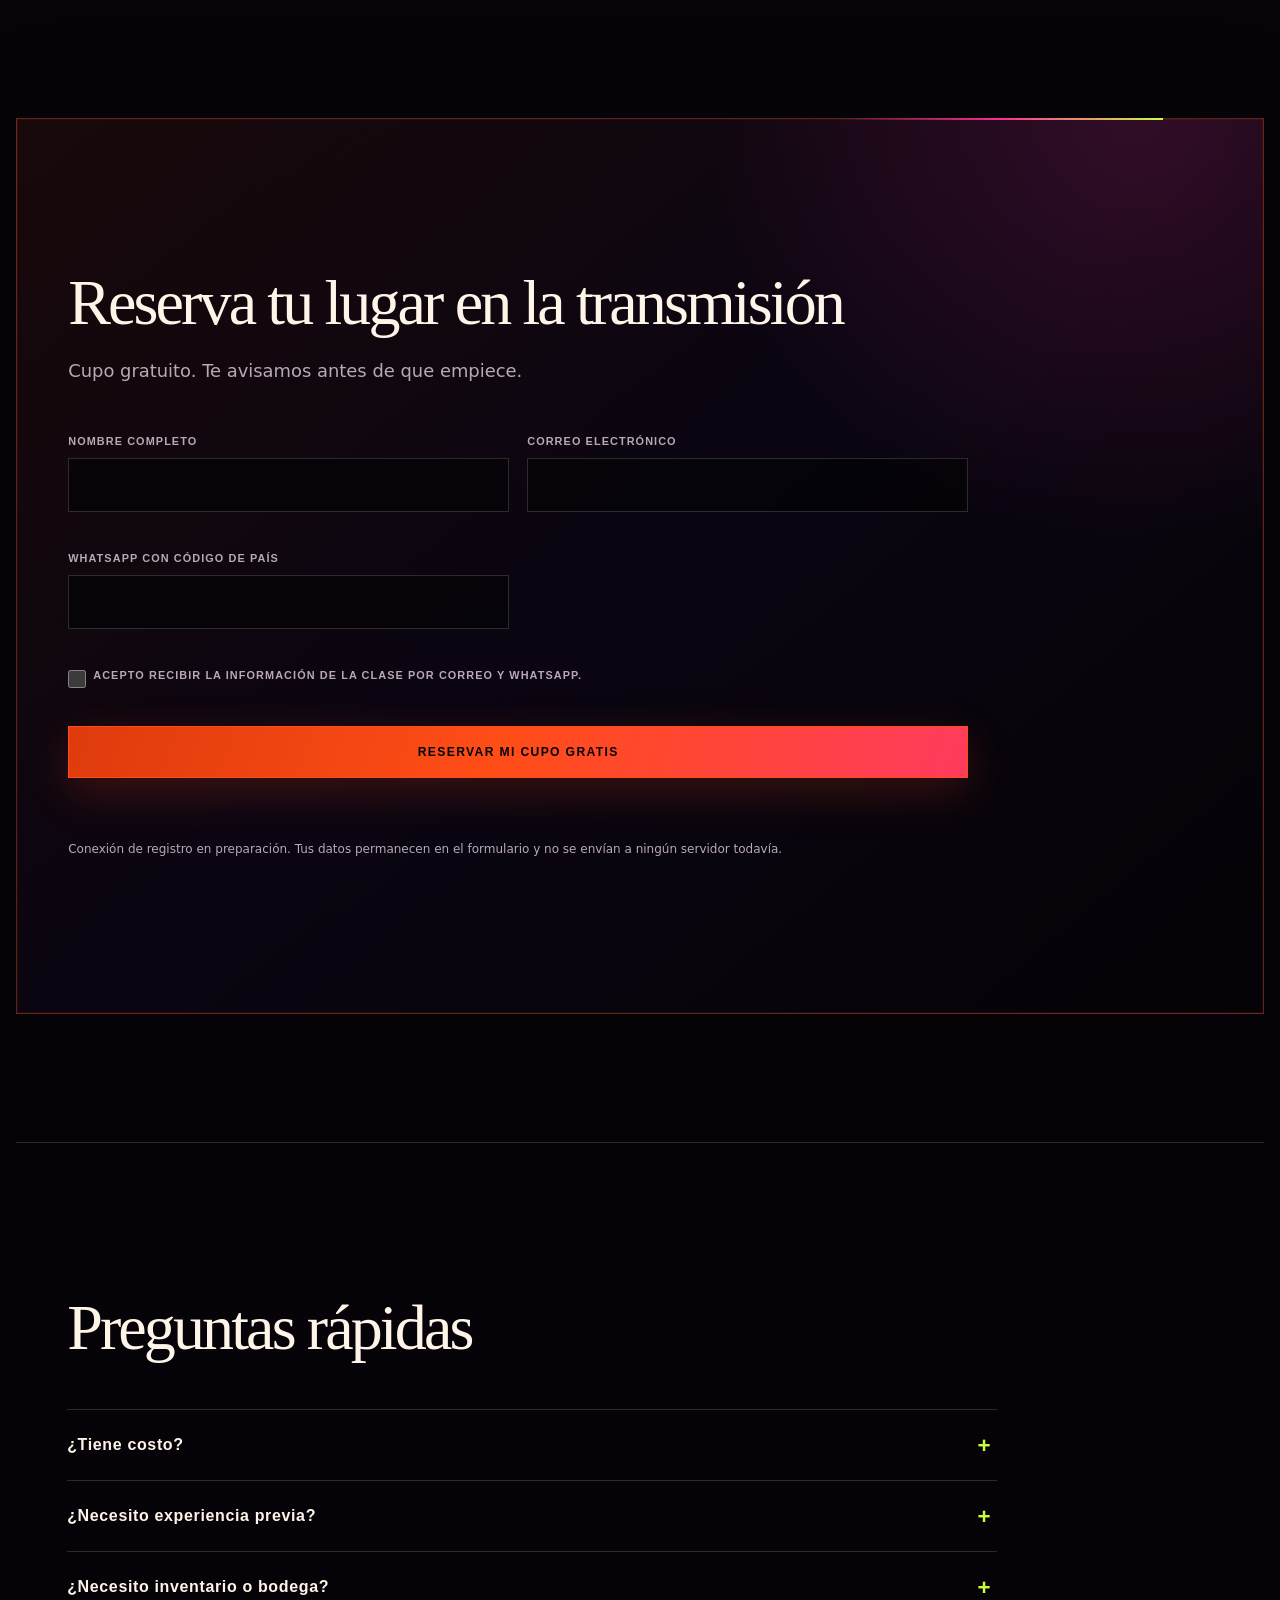
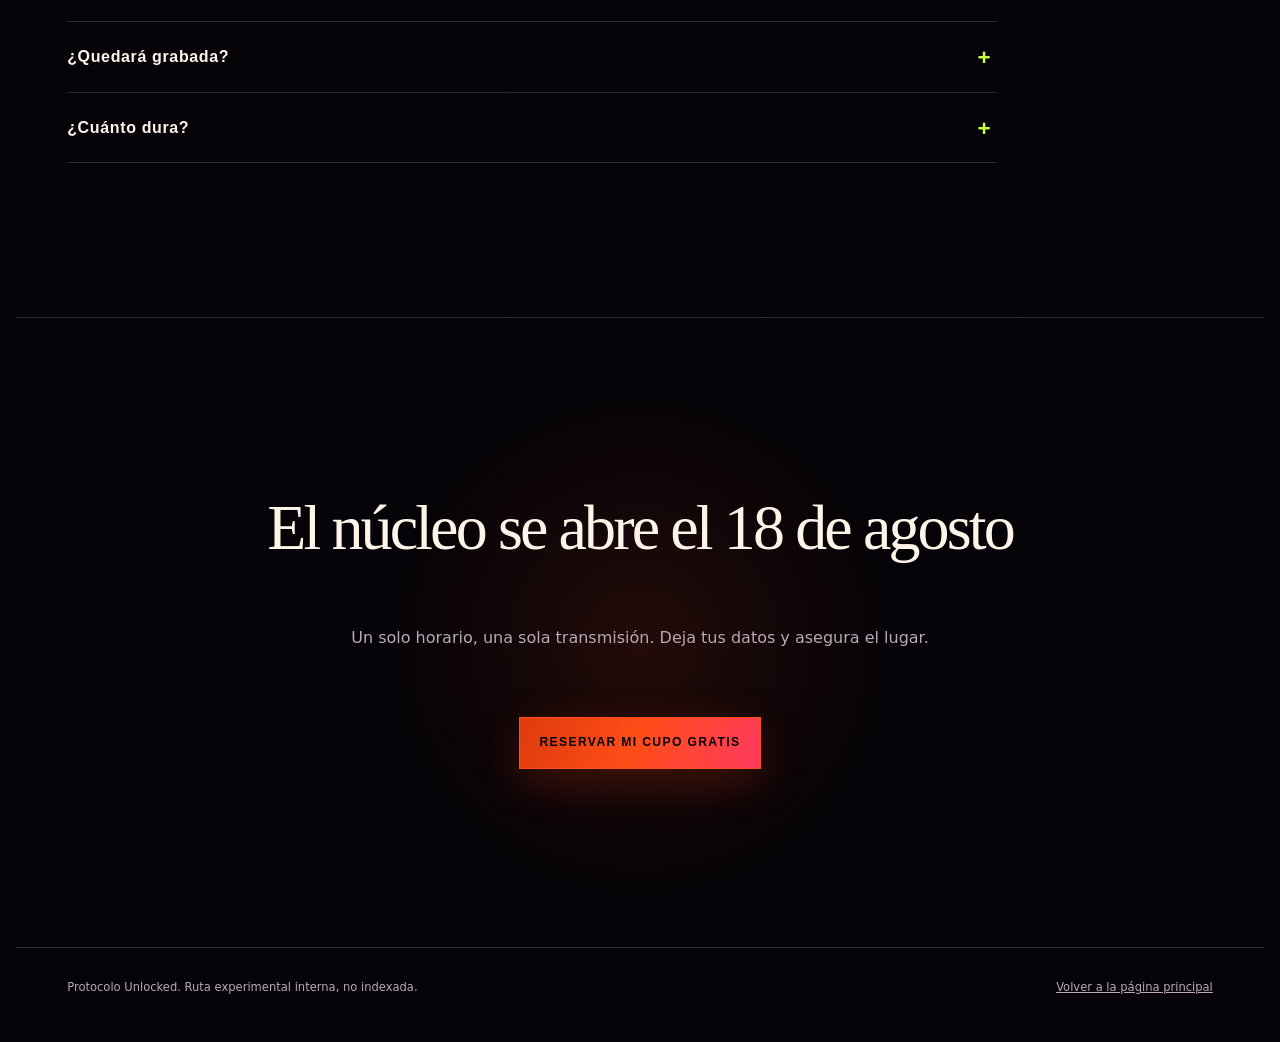
<file: 3d/index.html>
<!doctype html>
<html lang="es" data-boot="pending" data-scene-mode="init">
<head>
<meta charset="utf-8">
<meta name="viewport" content="width=device-width, initial-scale=1, viewport-fit=cover">
<meta name="robots" content="noindex,nofollow">
<meta name="googlebot" content="noindex,nofollow">
<title>Protocolo Unlocked | Sala orbital (experimento 3D)</title>
<meta name="description" content="Experimento visual 3D del Protocolo Unlocked. Ruta privada, no indexada.">
<link rel="stylesheet" href="./styles.css">
<script type="module" src="./main.js"></script>
</head>
<body>
<a class="skip-link" href="#contenido">Saltar al contenido</a>

<header class="hud" role="banner">
  <p class="hud__mark"><span class="hud__lock">UNLOCKED</span> <span class="hud__tag">sala orbital</span></p>
  <p class="hud__status" data-scene-status role="status">Núcleo en espera</p>
  <p class="hud__note">Experimento privado, no indexado</p>
  <a class="hud__back" href="../index.html">Volver a la página principal</a>
</header>

<main id="contenido">

  <section id="nucleo" class="stage" aria-labelledby="nucleo-titulo">
    <div class="stage__canvas">
      <canvas data-scene-canvas aria-hidden="true"></canvas>
      <div class="stage__fallback" data-scene-fallback aria-hidden="true" hidden>
        <span class="ring ring--a"></span><span class="ring ring--b"></span><span class="ring ring--c"></span>
        <span class="core"></span>
      </div>
    </div>
    <div class="stage__copy">
      <p class="eyebrow">Clase en vivo y gratuita</p>
      <h1 id="nucleo-titulo">El sistema completo para vender online sin inventario, montado frente a ti en una sola sesión.</h1>
      <p class="lede">Producto, landing y primer anuncio conectados como un solo protocolo. Sin bodega, sin equipo y sin adivinar el siguiente paso.</p>
      <p class="slot">Martes 18 de agosto de 2026, 7:00 PM Colombia.
        <time datetime="2026-08-19T00:00:00Z">Inicio 7:00 PM (COT)</time>
      </p>
      <div class="clock" id="cuenta-3d" data-countdown>
        <span class="clock__cell"><b data-unit="days">00</b><i>días</i></span>
        <span class="clock__cell"><b data-unit="hours">00</b><i>horas</i></span>
        <span class="clock__cell"><b data-unit="minutes">00</b><i>minutos</i></span>
        <span class="clock__cell"><b data-unit="seconds">00</b><i>segundos</i></span>
      </div>
      <p class="clock__expired" data-countdown-expired role="status" aria-live="polite" aria-atomic="true" hidden>La transmisión ya comenzó.</p>
      <p class="cta-row"><a class="btn btn--primary" href="#acceso">Reservar mi cupo gratis</a>
      <a class="btn btn--ghost" href="#protocolo">Ver el protocolo</a></p>
    </div>
  </section>

  <section id="protocolo" class="protocol" aria-labelledby="protocolo-titulo">
    <h2 id="protocolo-titulo">Tres módulos, un solo sistema en órbita</h2>
    <p class="section-lede">Cada pieza depende de la anterior. Por eso se explica en secuencia y no como una lista suelta.</p>
    <ol class="protocol__list">
      <li class="node" data-reveal data-node="1">
        <p class="node__index">Módulo 01</p>
        <h3>Producto ganador</h3>
        <p>Cómo leer demanda real en el mercado colombiano y elegir un producto que ya se está vendiendo, en vez de apostar por intuición.</p>
      </li>
      <li class="node" data-reveal data-node="2">
        <p class="node__index">Módulo 02</p>
        <h3>Landing que convierte</h3>
        <p>La estructura de página que sostiene la oferta: promesa, prueba, objeciones y un solo llamado a la acción.</p>
      </li>
      <li class="node" data-reveal data-node="3">
        <p class="node__index">Módulo 03</p>
        <h3>Primer anuncio con intención</h3>
        <p>Cómo salir al aire con un presupuesto controlado y saber qué número mirar antes de escalar o apagar.</p>
      </li>
    </ol>
  </section>

  <section id="mentor" class="mentor" aria-labelledby="mentor-titulo">
    <figure class="mentor__figure">
      <img src="../assets/jose-naicipa.webp" alt="Jose Naicipa, mentor del Protocolo Unlocked" width="720" height="900" loading="lazy" decoding="async">
    </figure>
    <div class="mentor__copy">
      <p class="eyebrow">Quién dirige la sesión</p>
      <h2 id="mentor-titulo">Jose Naicipa</h2>
      <p>10 años construyendo ecommerce y enseñando el mismo proceso que usa en sus propias tiendas. La clase es práctica: se arma el sistema en vivo.</p>
      <ul class="mentor__facts">
        <li><b>10 años</b><span>en ecommerce</span></li>
        <li><b>+1.000</b><span>estudiantes en 15 países</span></li>
        <li><b>+USD 5M</b><span>en ventas generadas</span></li>
        <li><b>2.ª</b><span>comunidad Dropi más grande entre más de 600</span></li>
      </ul>
    </div>
  </section>

  <section id="transmisiones" class="proof" aria-labelledby="transmisiones-titulo">
    <h2 id="transmisiones-titulo">Transmisiones de personas que dejaron de improvisar</h2>
    <p class="section-lede">Seis testimonios en video. Se cargan solo cuando entran en pantalla.</p>
    <div class="proof__grid" id="proof-grid-3d"></div>
  </section>

  <section id="acceso" class="gate" aria-labelledby="acceso-titulo">
    <h2 id="acceso-titulo">Reserva tu lugar en la transmisión</h2>
    <p class="section-lede">Cupo gratuito. Te avisamos antes de que empiece.</p>
    <form class="gate__form" data-registration method="dialog" novalidate>
      <p class="field">
        <label for="f-nombre">Nombre completo</label>
        <input id="f-nombre" name="fullName" type="text" autocomplete="name" required aria-required="true">
        <span class="field__error" data-error-for="fullName" role="alert"></span>
      </p>
      <p class="field">
        <label for="f-email">Correo electrónico</label>
        <input id="f-email" name="email" type="email" autocomplete="email" required aria-required="true">
        <span class="field__error" data-error-for="email" role="alert"></span>
      </p>
      <p class="field">
        <label for="f-wa">WhatsApp con código de país</label>
        <input id="f-wa" name="whatsapp" type="tel" inputmode="tel" autocomplete="tel" required aria-required="true">
        <span class="field__error" data-error-for="whatsapp" role="alert"></span>
      </p>
      <p class="field field--check">
        <input id="f-ok" name="consent" type="checkbox" required aria-required="true">
        <label for="f-ok">Acepto recibir la información de la clase por correo y WhatsApp.</label>
        <span class="field__error" data-error-for="consent" role="alert"></span>
      </p>
      <p class="field field--trap" aria-hidden="true">
        <label for="company_website">No completar</label>
        <input id="company_website" name="company_website" type="text" tabindex="-1" autocomplete="off">
      </p>
      <button class="btn btn--primary btn--wide" type="submit">Reservar mi cupo gratis</button>
      <p class="gate__msg" data-registration-message role="status" aria-live="polite"></p>
      <p class="gate__fineprint">Conexión de registro en preparación. Tus datos permanecen en el formulario y no se envían a ningún servidor todavía.</p>
    </form>
  </section>

  <section id="faq-3d" class="faq" aria-labelledby="faq-titulo">
    <h2 id="faq-titulo">Preguntas rápidas</h2>
    <div class="faq__list" data-accordion>
      <details class="faq__item"><summary>¿Tiene costo?</summary><p>No. La clase en vivo es gratuita.</p></details>
      <details class="faq__item"><summary>¿Necesito experiencia previa?</summary><p>No. Se explica desde cero, paso a paso.</p></details>
      <details class="faq__item"><summary>¿Necesito inventario o bodega?</summary><p>No. El modelo se trabaja sin comprar stock por adelantado.</p></details>
      <details class="faq__item"><summary>¿Quedará grabada?</summary><p>La sesión es en vivo. Conéctate a la hora para no perder la parte práctica.</p></details>
      <details class="faq__item"><summary>¿Cuánto dura?</summary><p>Reserva alrededor de 90 minutos con espacio para preguntas.</p></details>
    </div>
  </section>

  <section id="cierre" class="closing" aria-labelledby="cierre-titulo">
    <h2 id="cierre-titulo">El núcleo se abre el 18 de agosto</h2>
    <p>Un solo horario, una sola transmisión. Deja tus datos y asegura el lugar.</p>
    <p class="cta-row"><a class="btn btn--primary" href="#acceso">Reservar mi cupo gratis</a></p>
  </section>

</main>

<footer class="foot" role="contentinfo">
  <p>Protocolo Unlocked. Ruta experimental interna, no indexada.</p>
  <p><a href="../index.html">Volver a la página principal</a></p>
</footer>
</body>
</html>
</file>
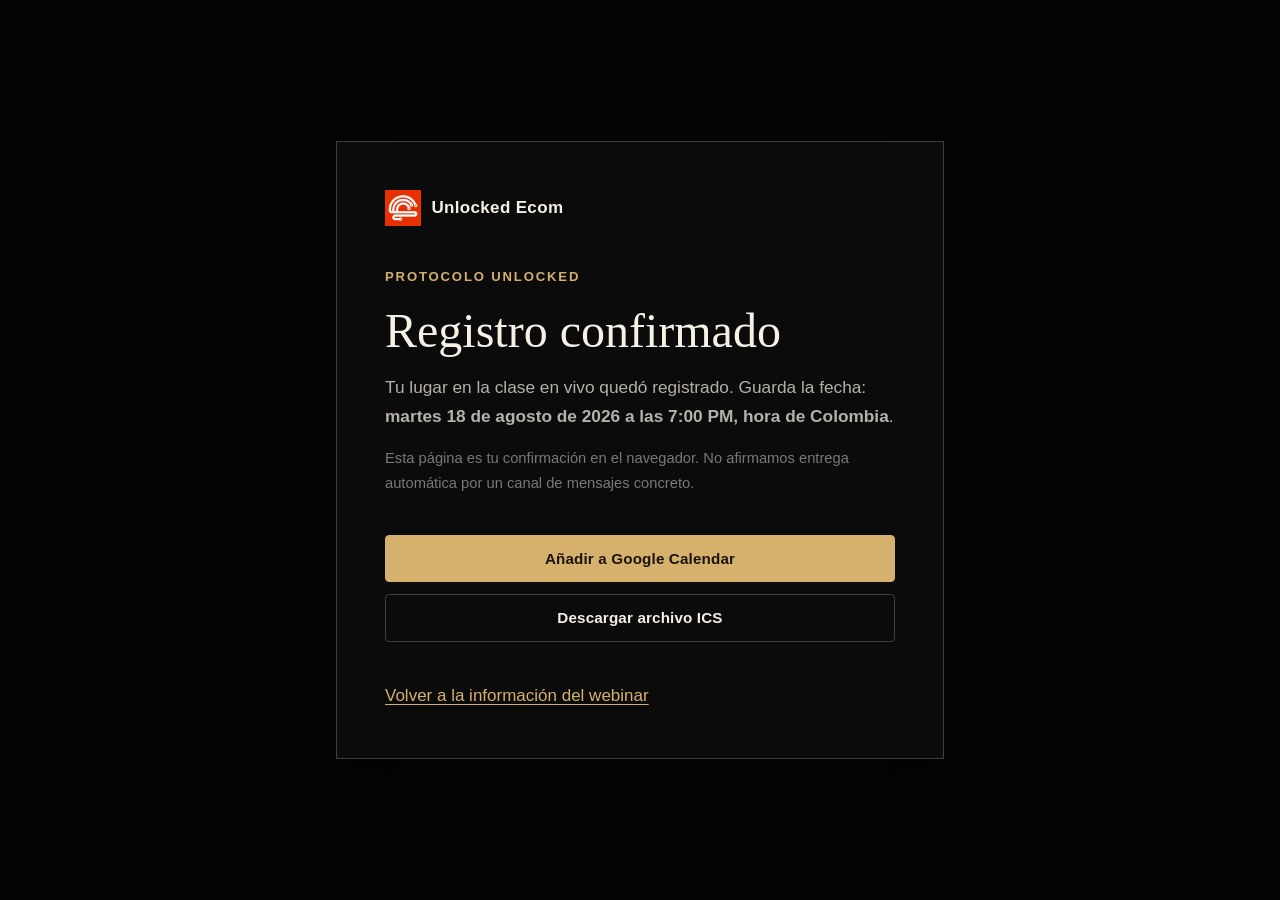
<file: gracias/index.html>
<!DOCTYPE html>
<html lang="es">
  <head>
    <meta charset="utf-8" />
    <meta name="viewport" content="width=device-width, initial-scale=1" />
    <meta
      name="description"
      content="Confirmación de registro: Protocolo Unlocked, martes 18 de agosto de 2026, 7:00 PM Colombia."
    />
    <meta name="robots" content="noindex" />
    <link rel="canonical" href="https://webinar.unlockedecom.co/gracias/" />
    <meta property="og:title" content="Registro confirmado — Protocolo Unlocked" />
    <meta
      property="og:description"
      content="Guarda la fecha: martes 18 de agosto de 2026 a las 7:00 PM, hora de Colombia."
    />
    <title>Registro confirmado — Protocolo Unlocked</title>
    <link rel="stylesheet" href="../styles.css" />
    <link rel="icon" href="../assets/unlocked-mark.webp" type="image/webp" />
    <link rel="dns-prefetch" href="https://analytics.unlockedecom.co" />
    <!--
      Meta Pixel present for PageView consistency; CompleteRegistration is never
      emitted from the browser, on this page or the landing. The confirmed server
      path (n8n) sends it via the Conversions API. autoConfig is disabled for this
      page so Meta automatic events cannot invent a registration success here.
    -->
    <script>
      !(function (f, b, e, v, n, t, s) {
        if (f.fbq) return;
        n = f.fbq = function () {
          n.callMethod ? n.callMethod.apply(n, arguments) : n.queue.push(arguments);
        };
        if (!f._fbq) f._fbq = n;
        n.push = n;
        n.loaded = !0;
        n.version = '2.0';
        n.queue = [];
        t = b.createElement(e);
        t.async = !0;
        t.src = v;
        s = b.getElementsByTagName(e)[0];
        s.parentNode.insertBefore(t, s);
      })(window, document, 'script', 'https://connect.facebook.net/en_US/fbevents.js');
      fbq('set', 'autoConfig', 'false', '4207040806214515');
      fbq('init', '4207040806214515');
      fbq('track', 'PageView');
    </script>
    <noscript
      ><img
        height="1"
        width="1"
        style="display: none"
        alt=""
        src="https://www.facebook.com/tr?id=4207040806214515&ev=PageView&noscript=1"
    /></noscript>
  </head>
  <body class="thanks-page">
    <main class="thanks-page__main">
      <section
        class="thanks-card"
        aria-labelledby="thanks-title"
        data-webinar-start="2026-08-19T00:00:00Z"
        data-webinar-end="2026-08-19T02:00:00Z"
      >
        <a class="brand thanks-card__brand" href="../" aria-label="Volver a Protocolo Unlocked">
          <img
            class="brand__mark"
            src="../assets/unlocked-mark.webp"
            width="40"
            height="40"
            alt=""
          />
          <span class="brand__text">Unlocked Ecom</span>
        </a>
        <p class="eyebrow">Protocolo Unlocked</p>
        <h1 id="thanks-title">Registro confirmado</h1>
        <p class="thanks-card__lead">
          Tu lugar en la clase en vivo quedó registrado. Guarda la fecha:
          <strong
            ><time datetime="2026-08-19T00:00:00Z"
              >martes 18 de agosto de 2026 a las 7:00 PM, hora de Colombia</time
            ></strong
          >.
        </p>
        <p class="thanks-card__note">
          Esta página es tu confirmación en el navegador. No afirmamos entrega automática
          por un canal de mensajes concreto.
        </p>
        <div class="thanks-card__actions">
          <a
            class="btn btn--primary btn--block"
            id="gcal-link"
            href="https://calendar.google.com/calendar/render?action=TEMPLATE&amp;text=Protocolo%20Unlocked%20%E2%80%94%20Clase%20en%20vivo&amp;dates=20260819T000000Z%2F20260819T020000Z&amp;details=Clase%20en%20vivo%20Protocolo%20Unlocked.%20Martes%2018%20de%20agosto%20de%202026%2C%207%3A00%20PM%20hora%20de%20Colombia.%20En%20vivo%20y%20sin%20costo%20de%20inscripci%C3%B3n.&amp;location=En%20vivo%20en%20l%C3%ADnea"
            target="_blank"
            rel="noopener noreferrer"
          >
            Añadir a Google Calendar
          </a>
          <a
            class="btn btn--ghost btn--block"
            id="ics-download"
            hidden
            aria-disabled="true"
          >
            Descargar archivo ICS
          </a>
          <p class="thanks-card__ics-note" id="ics-fallback">
            La descarga del archivo ICS requiere JavaScript. Sin él, usa el enlace de Google
            Calendar de arriba para guardar la fecha.
          </p>
        </div>
        <a class="thanks-card__back" href="../">Volver a la información del webinar</a>
      </section>
    </main>
    <script type="module">
      import {
        buildGoogleCalendarUrl,
        buildIcsDataUri,
      } from '../lib/calendar.js';
      import {
        createAttributionTracker,
        sanitizePageContext,
      } from '../lib/attribution.js';
      import { createOpenPanelClient } from '../lib/openpanel.js';

      const gcal = document.getElementById('gcal-link');
      if (gcal) gcal.href = buildGoogleCalendarUrl();

      const ics = document.getElementById('ics-download');
      const icsFallback = document.getElementById('ics-fallback');
      if (ics) {
        try {
          const uri = buildIcsDataUri();
          if (uri && uri.startsWith('data:text/calendar')) {
            ics.href = uri;
            ics.setAttribute('download', 'protocolo-unlocked.ics');
            ics.hidden = false;
            ics.removeAttribute('aria-disabled');
            if (icsFallback) icsFallback.hidden = true;
          }
        } catch {
          // Keep honest no-JS / failure copy; never enable a broken # download.
        }
      }

      // Direct /gracias visits are not a confirmed registration ACK. The
      // registration-success OpenPanel event stays on the landing, after the
      // complete n8n persisted-write receipt.
      try {
        const attributionTracker = createAttributionTracker({
          localStorage: typeof localStorage !== 'undefined' ? localStorage : undefined,
          sessionStorage: typeof sessionStorage !== 'undefined' ? sessionStorage : undefined,
        });
        try {
          attributionTracker.captureFromParams(
            new URLSearchParams(typeof location !== 'undefined' ? location.search : ''),
          );
        } catch {
          // attribution is best-effort
        }
        const openPanel = createOpenPanelClient({
          attributionSnapshot: () => attributionTracker.getSnapshot(),
          pageContext: () =>
            sanitizePageContext({
              path: typeof location !== 'undefined' ? location.pathname : '/gracias/',
              referrer: typeof document !== 'undefined' ? document.referrer : '',
              title: typeof document !== 'undefined' ? document.title : '',
            }),
        });
        openPanel.init();
        openPanel.trackScreenView();
        openPanel.trackThankYouViewed();
      } catch {
        // OpenPanel must never block the confirmation page.
      }
    </script>
  </body>
</html>
</file>
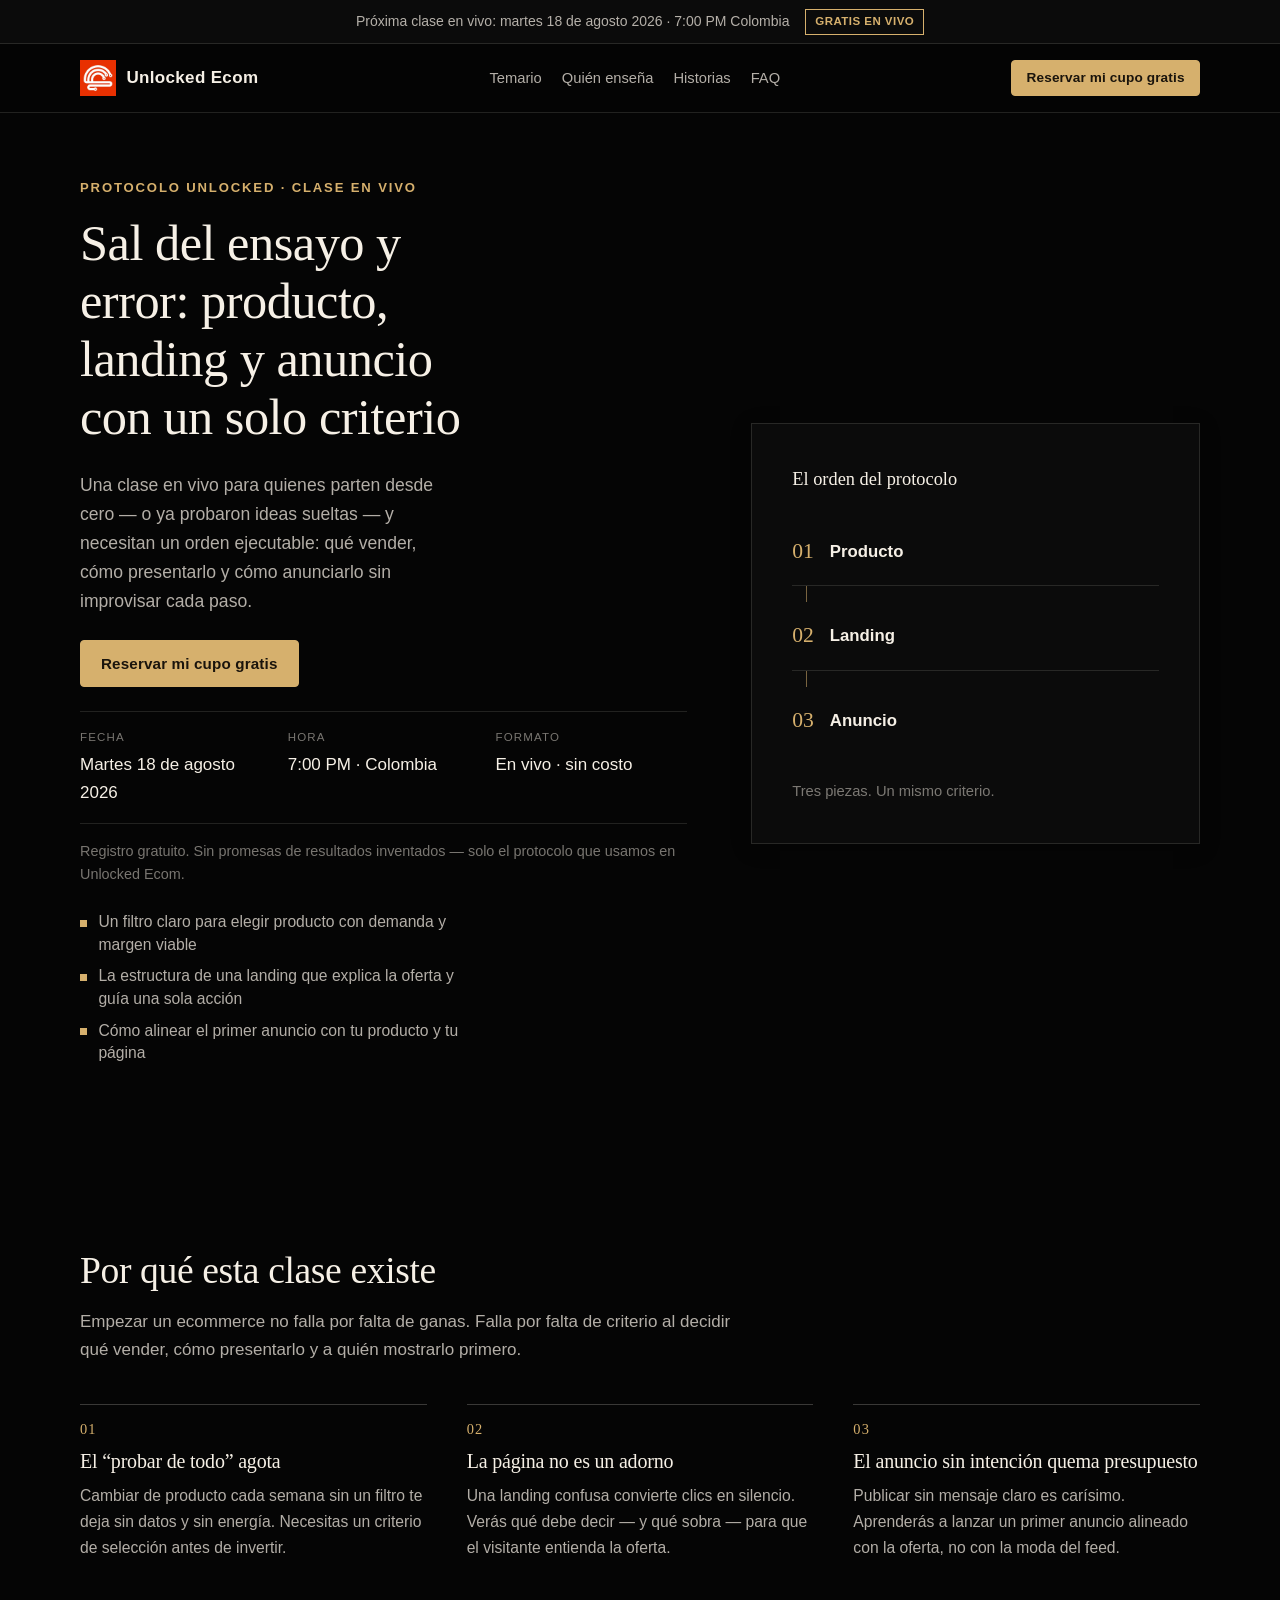
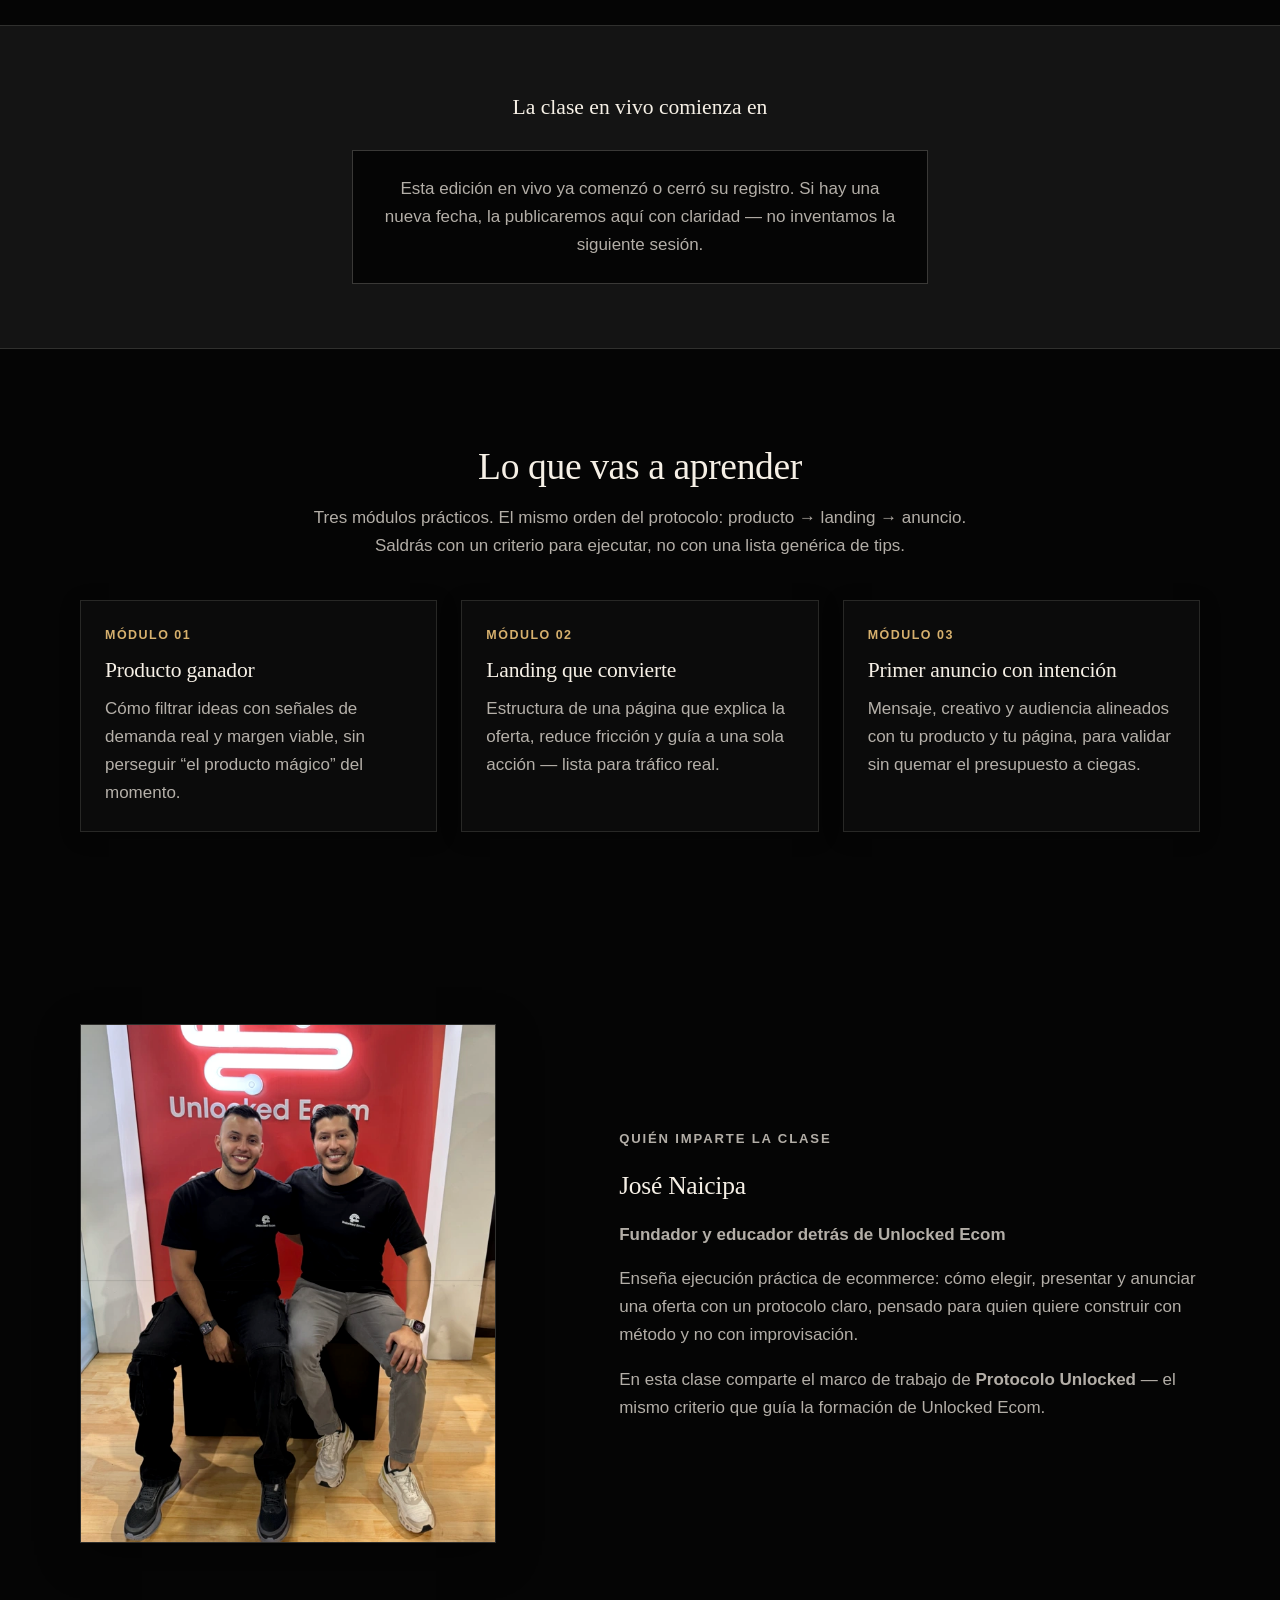
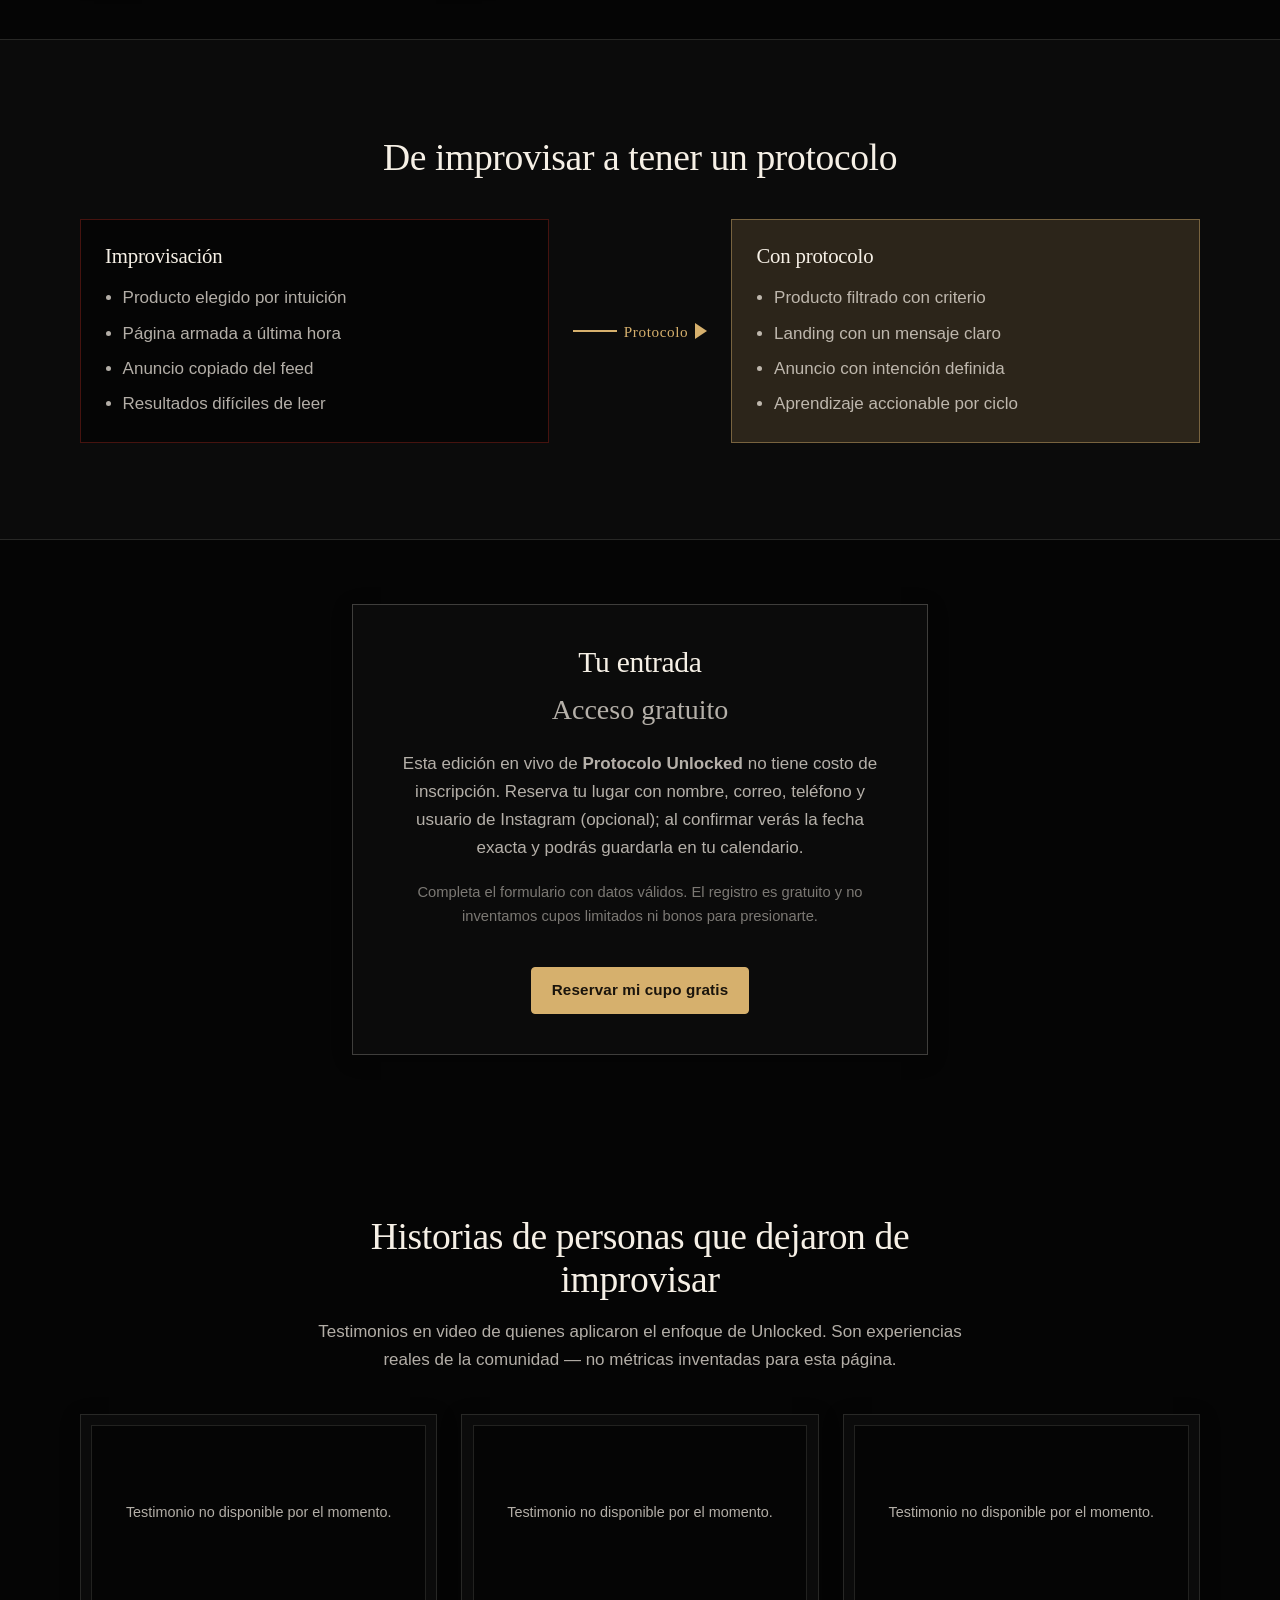
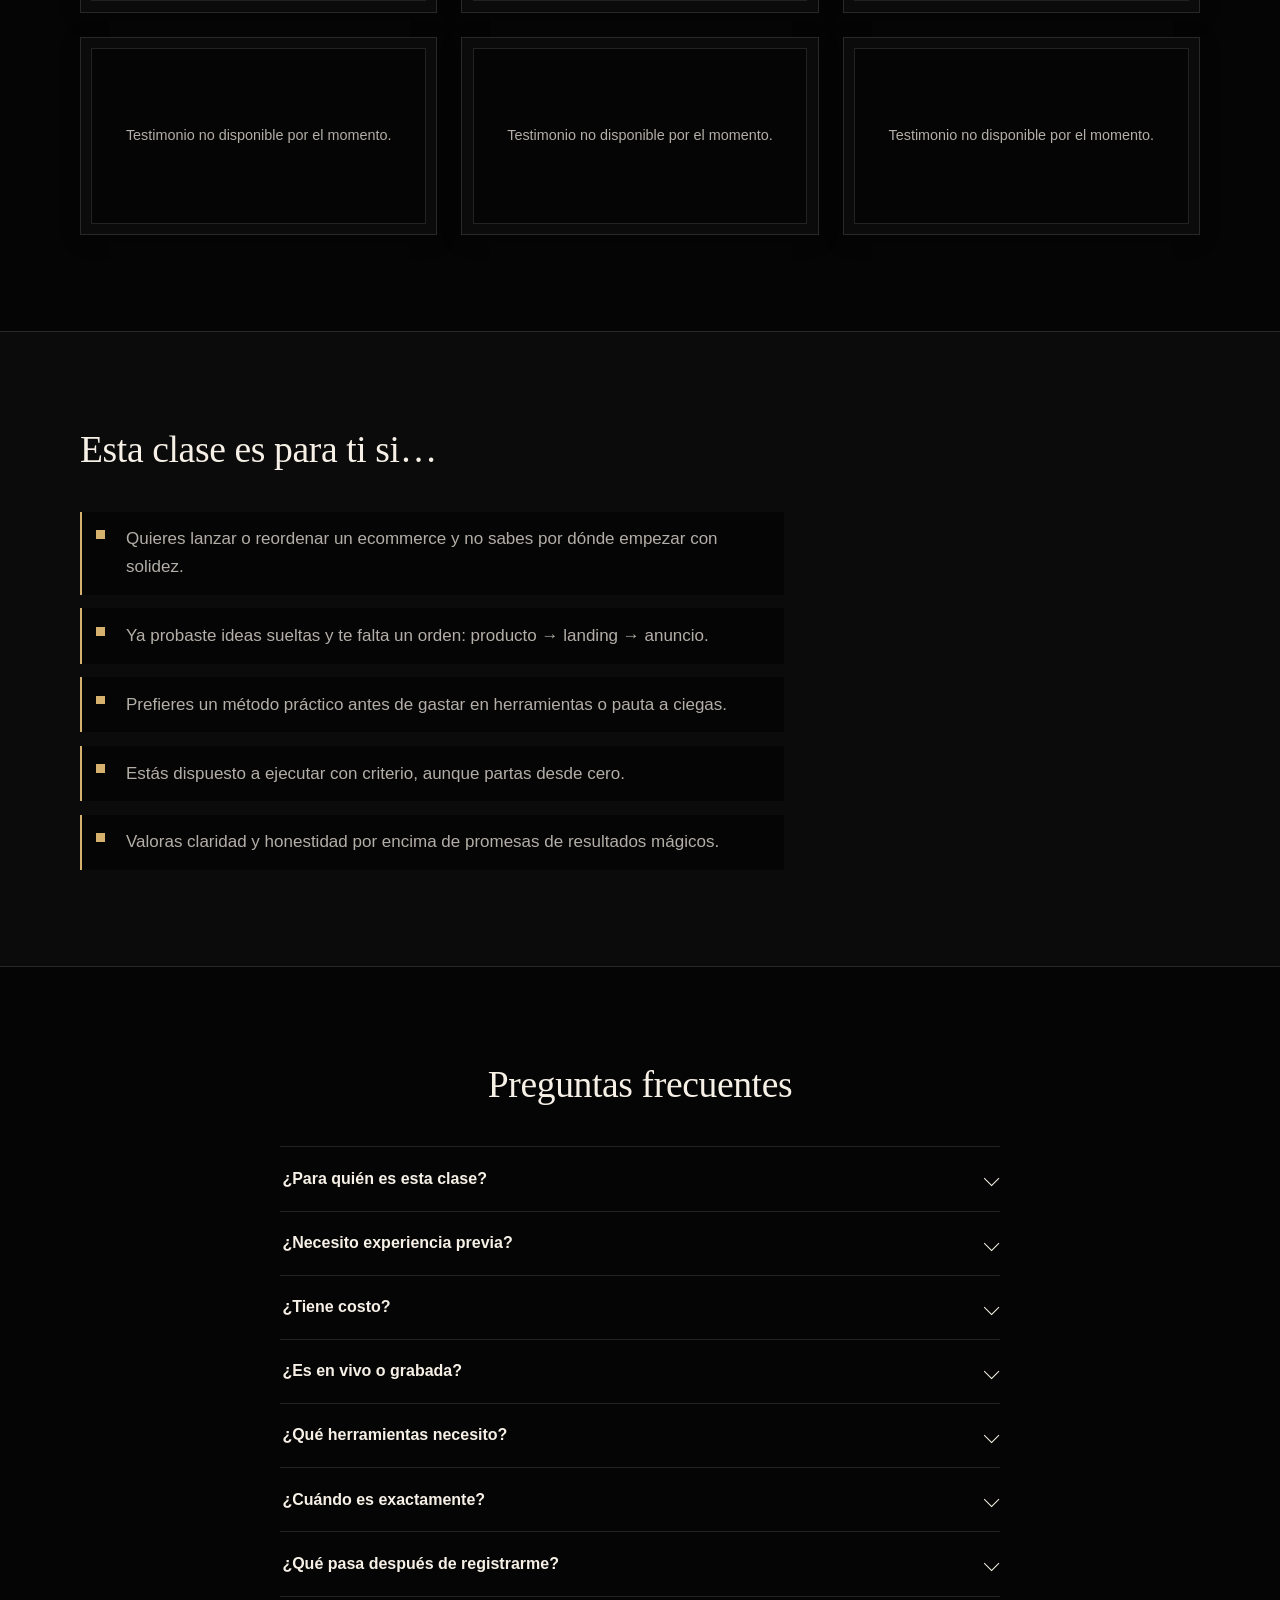
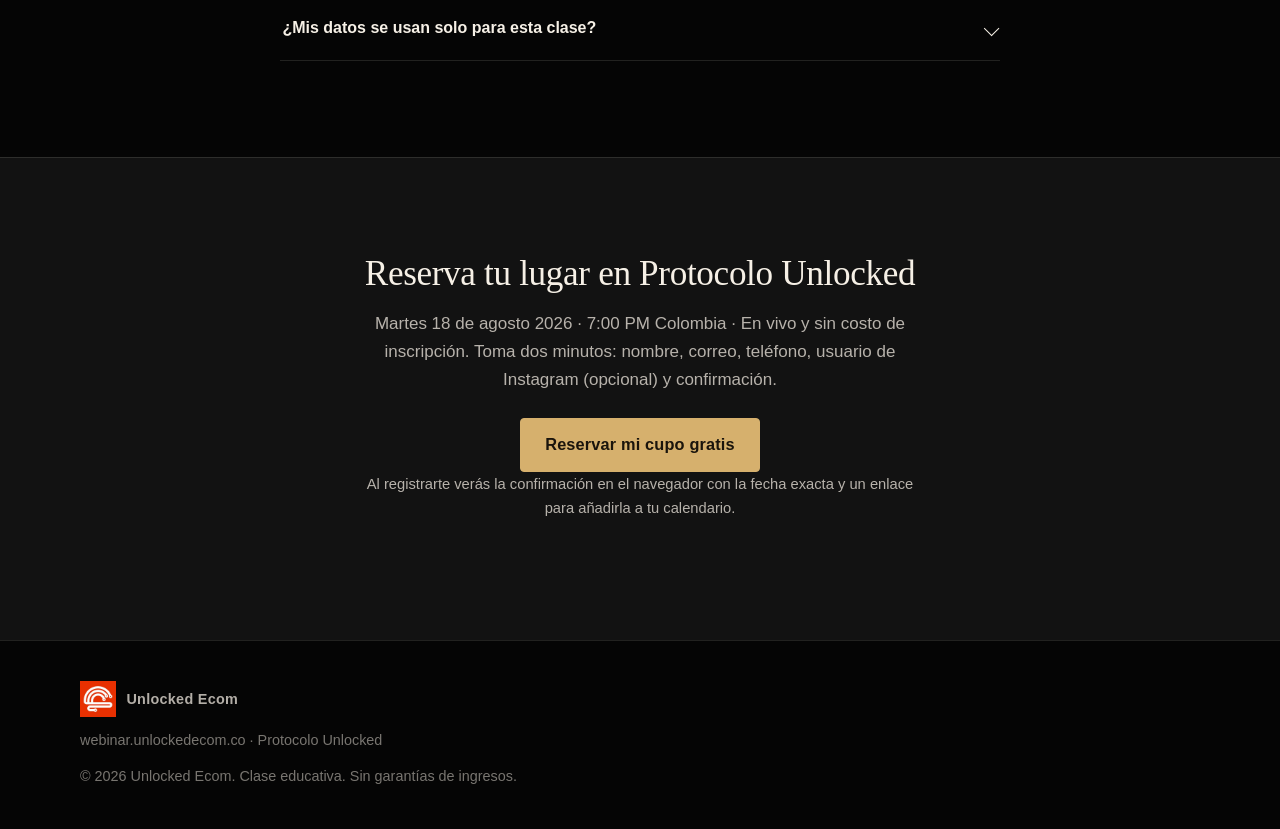
<file: ighist/index.html>
<!DOCTYPE html>
<html lang="es">
  <head>
    <meta charset="utf-8" />
    <meta name="viewport" content="width=device-width, initial-scale=1" />
    <meta
      name="description"
      content="Enlace corto de historias de Instagram hacia la clase en vivo Protocolo Unlocked."
    />
    <meta name="robots" content="noindex,nofollow" />
    <link rel="canonical" href="https://webinar.unlockedecom.co/" />
    <meta property="og:title" content="Protocolo Unlocked — clase en vivo" />
    <meta
      property="og:description"
      content="Martes 18 de agosto de 2026, 7:00 PM hora de Colombia. En vivo y sin costo de inscripción."
    />
    <meta property="og:url" content="https://webinar.unlockedecom.co/" />
    <title>Redirigiendo a Protocolo Unlocked</title>
    <!--
      Alias estático /ighist para historias de Instagram.
      La atribución es fija y se escribe aquí como literal: nunca se deriva de la
      query entrante, del hash, de cookies, de storage ni del referrer, así que
      una visita manipulada no puede sobrescribir la campaña ni inyectar PII.
      Destino único: la landing raíz con los cuatro parámetros utm aprobados.
      Navegación primaria con location.replace para no dejar entrada en el
      historial (el toque "atrás" vuelve a Instagram, no a este alias).
    -->
    <script>
      window.location.replace(
        '/?utm_source=instagram&utm_medium=organic_social&utm_campaign=webinar_20260804&utm_content=ighist',
      );
    </script>
    <!-- Fallback sin JavaScript: refresco inmediato al mismo destino fijo. -->
    <meta
      http-equiv="refresh"
      content="0; url=/?utm_source=instagram&amp;utm_medium=organic_social&amp;utm_campaign=webinar_20260804&amp;utm_content=ighist"
    />
    <style>
      :root {
        color-scheme: dark;
      }

      body {
        margin: 0;
        min-height: 100vh;
        display: flex;
        align-items: center;
        justify-content: center;
        padding: 2rem 1.25rem;
        background: #050505;
        color: #f6f0e6;
        font-family: Calibri, 'Segoe UI', Candara, 'Trebuchet MS', sans-serif;
        font-size: 1.0625rem;
        line-height: 1.65;
        text-align: center;
      }

      .alias {
        max-width: 26rem;
      }

      .alias__eyebrow {
        margin: 0 0 0.5rem;
        font-size: 0.8125rem;
        letter-spacing: 0.14em;
        text-transform: uppercase;
        color: #d6b06d;
      }

      .alias__title {
        margin: 0 0 0.75rem;
        font-family: Georgia, 'Times New Roman', 'Liberation Serif', Times, serif;
        font-size: 1.5rem;
        line-height: 1.25;
      }

      .alias__note {
        margin: 0 0 1.5rem;
        color: rgba(246, 240, 230, 0.72);
      }

      .alias__link {
        display: inline-block;
        padding: 0.875rem 1.5rem;
        border: 1px solid #d6b06d;
        border-radius: 4px;
        background: #d6b06d;
        color: #050505;
        font-weight: 700;
        text-decoration: none;
      }

      .alias__link:focus-visible {
        outline: 2px solid #f6f0e6;
        outline-offset: 3px;
      }
    </style>
  </head>
  <body>
    <main class="alias">
      <p class="alias__eyebrow">Protocolo Unlocked</p>
      <h1 class="alias__title">Te estamos llevando a la clase en vivo</h1>
      <p class="alias__note">
        Si tu navegador no continúa solo, abre la página de registro con el botón de abajo.
      </p>
      <a
        class="alias__link"
        id="ighist-continue"
        href="/?utm_source=instagram&amp;utm_medium=organic_social&amp;utm_campaign=webinar_20260804&amp;utm_content=ighist"
        >Ir a la página del webinar</a
      >
    </main>
  </body>
</html>
</file>
<file: styles.css>
/* Protocolo Unlocked — webinar landing
   Palette: near-black, warm ivory, soft gold, muted red. Solid surfaces only. */

:root {
  --bg: #050505;
  --bg-elevated: #0b0b0b;
  --bg-soft: #121212;
  --surface: #141414;
  --border: rgba(246, 240, 230, 0.12);
  --border-strong: rgba(246, 240, 230, 0.22);
  --ivory: #f6f0e6;
  --ivory-muted: rgba(246, 240, 230, 0.72);
  --ivory-dim: rgba(246, 240, 230, 0.48);
  --gold: #d6b06d;
  --gold-soft: rgba(214, 176, 109, 0.16);
  --red: #bf2e24;
  --red-soft: rgba(191, 46, 36, 0.14);
  --shadow: 0 12px 40px rgba(0, 0, 0, 0.45);
  --shadow-soft: 0 4px 18px rgba(0, 0, 0, 0.28);
  --font-body: Calibri, "Segoe UI", Candara, "Trebuchet MS", sans-serif;
  --font-display: Georgia, "Times New Roman", "Liberation Serif", Times, serif;
  --radius: 4px;
  --shell: 1120px;
  --shell-narrow: 720px;
  --header-h: 4.25rem;
  --sticky-h: 4.5rem;
  --space-1: 0.5rem;
  --space-2: 1rem;
  --space-3: 1.5rem;
  --space-4: 2.5rem;
  --space-5: 4rem;
  --space-6: 6rem;
  --focus: 0 0 0 2px var(--bg), 0 0 0 4px var(--gold);
}

*,
*::before,
*::after {
  box-sizing: border-box;
}

html {
  scroll-behavior: smooth;
}

body {
  margin: 0;
  font-family: var(--font-body);
  font-size: 1.0625rem;
  line-height: 1.65;
  color: var(--ivory);
  background: var(--bg);
  -webkit-font-smoothing: antialiased;
}

body.is-modal-open {
  overflow: hidden;
}

img {
  max-width: 100%;
  height: auto;
  display: block;
}

a {
  color: var(--gold);
  text-decoration-thickness: 1px;
  text-underline-offset: 0.2em;
}

a:hover {
  color: var(--ivory);
}

:focus-visible {
  outline: none;
  box-shadow: var(--focus);
}

.skip-link {
  position: absolute;
  left: var(--space-2);
  top: -100px;
  z-index: 1000;
  padding: 0.65rem 1rem;
  background: var(--gold);
  color: var(--bg);
  font-weight: 600;
  text-decoration: none;
}

.skip-link:focus {
  top: var(--space-2);
}

.shell {
  width: min(100% - 2rem, var(--shell));
  margin-inline: auto;
}

.shell--narrow {
  width: min(100% - 2rem, var(--shell-narrow));
}

/* Topbar */
.topbar {
  background: var(--bg-elevated);
  border-bottom: 1px solid var(--border);
  font-size: 0.875rem;
  color: var(--ivory-muted);
}

.topbar p {
  margin: 0;
  padding: 0.55rem 1rem;
  display: flex;
  flex-wrap: wrap;
  gap: 0.5rem 1rem;
  justify-content: center;
  align-items: center;
  text-align: center;
}

.topbar__badge {
  display: inline-block;
  border: 1px solid var(--gold);
  color: var(--gold);
  padding: 0.15rem 0.55rem;
  letter-spacing: 0.04em;
  text-transform: uppercase;
  font-size: 0.72rem;
  font-weight: 700;
}

/* Header */
.site-header {
  position: sticky;
  top: 0;
  z-index: 40;
  background: rgba(5, 5, 5, 0.94);
  border-bottom: 1px solid var(--border);
  backdrop-filter: blur(8px);
}

.site-header__inner {
  min-height: var(--header-h);
  display: flex;
  align-items: center;
  justify-content: space-between;
  gap: var(--space-2);
}

.brand {
  display: inline-flex;
  align-items: center;
  gap: 0.65rem;
  color: var(--ivory);
  text-decoration: none;
  font-weight: 600;
  letter-spacing: 0.02em;
}

.brand__mark {
  width: 2.25rem;
  height: 2.25rem;
  object-fit: contain;
}

.site-nav {
  display: none;
  gap: 1.25rem;
  font-size: 0.92rem;
}

.site-nav a {
  color: var(--ivory-muted);
  text-decoration: none;
}

.site-nav a:hover {
  color: var(--ivory);
}

.site-header .btn--sm {
  display: none;
}

@media (min-width: 900px) {
  .site-nav {
    display: flex;
  }

  .site-header .btn--sm {
    display: inline-flex;
  }
}

/* Buttons */
.btn {
  appearance: none;
  border: 1px solid transparent;
  border-radius: var(--radius);
  font-family: var(--font-body);
  font-weight: 700;
  font-size: 0.95rem;
  letter-spacing: 0.01em;
  line-height: 1.2;
  padding: 0.85rem 1.25rem;
  cursor: pointer;
  display: inline-flex;
  align-items: center;
  justify-content: center;
  text-align: center;
  text-decoration: none;
  transition: background-color 0.15s ease, color 0.15s ease, border-color 0.15s ease;
}

.btn--primary {
  background: var(--gold);
  color: #1a140c;
  border-color: var(--gold);
}

.btn--primary:hover {
  background: #e0bf7f;
  border-color: #e0bf7f;
  color: #120e08;
}

.btn--sm {
  padding: 0.55rem 0.9rem;
  font-size: 0.85rem;
}

.btn--lg {
  padding: 1rem 1.5rem;
  font-size: 1.02rem;
}

.btn--block {
  width: 100%;
}

.btn--ghost {
  display: inline-flex;
  align-items: center;
  justify-content: center;
  gap: 0.5rem;
  padding: 0.85rem 1.25rem;
  border: 1px solid var(--border-strong);
  border-radius: var(--radius);
  background: transparent;
  color: var(--ivory);
  font-family: var(--font-body);
  font-weight: 600;
  text-decoration: none;
  cursor: pointer;
}

.btn--ghost:hover {
  border-color: var(--gold);
  color: var(--gold);
}

/* Visible loading state: small spinning ring ahead of the busy label (pure CSS,
   no markup change). Respects the reduced-motion override below (freezes as a
   static ring instead of spinning). */
.btn[aria-busy="true"]::before {
  content: "";
  display: inline-block;
  width: 1rem;
  height: 1rem;
  margin-right: 0.6rem;
  flex: 0 0 auto;
  border-radius: 50%;
  border: 2px solid rgba(26, 20, 12, 0.35);
  border-top-color: #1a140c;
  animation: btn-spinner-spin 0.7s linear infinite;
}

@keyframes btn-spinner-spin {
  to {
    transform: rotate(360deg);
  }
}

/* Hero */
.hero {
  padding: var(--space-5) 0 var(--space-6);
  background: var(--bg);
}

.hero__grid {
  display: grid;
  gap: var(--space-5);
  align-items: center;
}

@media (min-width: 900px) {
  .hero__grid {
    grid-template-columns: 1.15fr 0.85fr;
    gap: var(--space-5);
  }
}

.eyebrow {
  margin: 0 0 var(--space-2);
  color: var(--gold);
  font-size: 0.82rem;
  font-weight: 700;
  letter-spacing: 0.14em;
  text-transform: uppercase;
}

.hero h1,
.section-head h2,
.authority h2,
.final-cta h2,
.entrada h2,
.module h3,
.reasons__item h3,
.transform__side h3 {
  font-family: var(--font-display);
  font-weight: 500;
  letter-spacing: -0.01em;
  line-height: 1.15;
  color: var(--ivory);
}

.hero h1 {
  margin: 0 0 var(--space-3);
  font-size: clamp(2rem, 4.5vw, 3.15rem);
  max-width: 16ch;
}

.lead {
  margin: 0 0 var(--space-3);
  color: var(--ivory-muted);
  font-size: 1.1rem;
  max-width: 38ch;
}

.hero__takeaways {
  list-style: none;
  margin: 0 0 var(--space-3);
  padding: 0;
  display: grid;
  gap: 0.55rem;
  max-width: 42ch;
}

.hero__takeaways li {
  position: relative;
  padding-left: 1.15rem;
  color: var(--ivory-muted);
  font-size: 0.98rem;
  line-height: 1.45;
}

.hero__takeaways li::before {
  content: "";
  position: absolute;
  left: 0;
  top: 0.55em;
  width: 0.45rem;
  height: 0.45rem;
  background: var(--gold);
}

.hero__meta {
  list-style: none;
  margin: 0 0 var(--space-4);
  padding: 0;
  display: grid;
  gap: 0.75rem;
  border-top: 1px solid var(--border);
  border-bottom: 1px solid var(--border);
  padding-block: 1rem;
}

@media (min-width: 560px) {
  .hero__meta {
    grid-template-columns: repeat(3, minmax(0, 1fr));
    gap: 1rem;
  }
}

.hero__meta li {
  display: flex;
  flex-direction: column;
  gap: 0.2rem;
}

.meta-label {
  font-size: 0.72rem;
  text-transform: uppercase;
  letter-spacing: 0.1em;
  color: var(--ivory-dim);
}

.trust-note {
  margin: var(--space-2) 0 0;
  font-size: 0.9rem;
  color: var(--ivory-dim);
}

/*
 * Hero CTA block: primary button + event details + trust copy, placed right
 * after the lead paragraph so the whole block is visible without scrolling on
 * desktop 1440x900 and mobile 390x844.
 */
.hero__actions {
  margin: 0 0 var(--space-3);
}

.hero__actions .hero__meta {
  margin: var(--space-3) 0 0;
}

/* Keep the full CTA block above the fold on phones (390x844). */
@media (max-width: 559px) {
  .hero {
    padding-top: var(--space-3);
  }

  .hero h1 {
    max-width: none;
  }

  .lead {
    max-width: none;
    margin-bottom: var(--space-2);
    font-size: 1.02rem;
  }

  .hero__actions .hero__meta {
    grid-template-columns: repeat(2, minmax(0, 1fr));
    gap: 0.5rem 1rem;
    padding-block: 0.75rem;
    margin-top: var(--space-2);
  }

  .hero__actions .trust-note {
    margin-top: 0.75rem;
    font-size: 0.84rem;
  }
}

/* Editorial protocol diagram */
.protocol-diagram {
  margin: 0;
  padding: var(--space-4);
  background: var(--bg-elevated);
  border: 1px solid var(--border);
  box-shadow: var(--shadow-soft);
}

.protocol-diagram__caption {
  font-family: var(--font-display);
  font-size: 1.15rem;
  margin-bottom: var(--space-3);
  color: var(--ivory);
}

.protocol-diagram__steps {
  list-style: none;
  margin: 0;
  padding: 0;
  display: flex;
  flex-direction: column;
  gap: 0;
}

.protocol-diagram__steps > li:not(.protocol-diagram__connector) {
  display: grid;
  grid-template-columns: auto 1fr;
  gap: 1rem;
  align-items: center;
  padding: 1rem 0;
  border-bottom: 1px solid var(--border);
}

.protocol-diagram__steps > li:last-of-type {
  border-bottom: 0;
}

.step-num {
  font-family: var(--font-display);
  color: var(--gold);
  font-size: 1.35rem;
}

.step-label {
  font-size: 1.05rem;
  font-weight: 600;
}

.protocol-diagram__connector {
  height: 0;
  margin: 0;
  border: 0;
  border-left: 1px solid var(--gold);
  height: 1rem;
  margin-left: 0.85rem;
  opacity: 0.55;
}

.protocol-diagram__note {
  margin: var(--space-3) 0 0;
  color: var(--ivory-dim);
  font-size: 0.92rem;
}

/* Sections */
.section {
  padding: var(--space-6) 0;
}

.section--tight {
  padding: var(--space-5) 0;
}

.section--band {
  background: var(--bg-elevated);
  border-block: 1px solid var(--border);
}

.section--authority {
  background: var(--bg);
}

.section-head {
  margin-bottom: var(--space-4);
  max-width: 42rem;
}

.section-head--center {
  margin-inline: auto;
  text-align: center;
}

.section-head h2 {
  margin: 0 0 var(--space-2);
  font-size: clamp(1.75rem, 3vw, 2.35rem);
}

.section-head p {
  margin: 0;
  color: var(--ivory-muted);
}

/* Reasons — open layout, not cards */
.reasons {
  list-style: none;
  margin: 0;
  padding: 0;
  display: grid;
  gap: var(--space-4);
  counter-reset: reason;
}

@media (min-width: 800px) {
  .reasons {
    grid-template-columns: repeat(3, 1fr);
    gap: var(--space-4);
  }
}

.reasons__item {
  padding-top: var(--space-2);
  border-top: 1px solid var(--border-strong);
  counter-increment: reason;
}

.reasons__item h3 {
  margin: 0 0 0.65rem;
  font-size: 1.25rem;
}

.reasons__item h3::before {
  content: counter(reason, decimal-leading-zero);
  display: block;
  margin-bottom: 0.75rem;
  font-family: var(--font-display);
  font-size: 0.9rem;
  color: var(--gold);
  letter-spacing: 0.08em;
}

.reasons__item p {
  margin: 0;
  color: var(--ivory-muted);
  font-size: 0.98rem;
}

/* Countdown */
.countdown-band {
  padding: var(--space-5) 0;
  background: var(--surface);
  border-block: 1px solid var(--border);
}

.countdown-band__inner {
  text-align: center;
}

.countdown-band__title {
  margin: 0 0 var(--space-3);
  font-family: var(--font-display);
  font-size: 1.35rem;
  font-weight: 500;
}

.countdown {
  display: grid;
  grid-template-columns: repeat(4, minmax(0, 5.5rem));
  gap: 0.75rem;
  justify-content: center;
}

.countdown__unit {
  border: 1px solid var(--border);
  background: var(--bg);
  padding: 0.85rem 0.4rem;
}

.countdown__value {
  display: block;
  font-family: var(--font-display);
  font-size: clamp(1.5rem, 4vw, 2.1rem);
  color: var(--ivory);
  line-height: 1.1;
}

.countdown__label {
  display: block;
  margin-top: 0.35rem;
  font-size: 0.72rem;
  text-transform: uppercase;
  letter-spacing: 0.08em;
  color: var(--ivory-dim);
}

.countdown__expired {
  margin: var(--space-3) auto 0;
  max-width: 36rem;
  color: var(--ivory-muted);
  border: 1px solid var(--border-strong);
  padding: var(--space-3);
  background: var(--bg);
}

.countdown.is-expired {
  display: none;
}

/* Modules */
.modules {
  display: grid;
  gap: var(--space-3);
}

@media (min-width: 800px) {
  .modules {
    grid-template-columns: repeat(3, 1fr);
  }
}

.module {
  padding: var(--space-3);
  border: 1px solid var(--border);
  background: var(--bg-elevated);
  box-shadow: var(--shadow-soft);
}

.module__index {
  display: block;
  margin-bottom: 0.75rem;
  color: var(--gold);
  font-size: 0.78rem;
  font-weight: 700;
  letter-spacing: 0.12em;
  text-transform: uppercase;
}

.module h3 {
  margin: 0 0 0.75rem;
  font-size: 1.35rem;
}

.module p {
  margin: 0;
  color: var(--ivory-muted);
}

/* Authority */
.authority {
  display: grid;
  gap: var(--space-4);
  align-items: center;
}

@media (min-width: 800px) {
  .authority {
    grid-template-columns: minmax(0, 0.9fr) minmax(0, 1.1fr);
    gap: var(--space-5);
  }
}

.authority__photo-wrap {
  border: 1px solid var(--border);
  box-shadow: var(--shadow);
  background: var(--bg-soft);
  overflow: hidden;
  max-width: 26rem;
}

.authority__photo {
  width: 100%;
  aspect-ratio: 4 / 5;
  object-fit: cover;
  object-position: center bottom;
  filter: grayscale(0.15) contrast(1.05);
}

.authority__role {
  margin: 0 0 var(--space-2);
  color: var(--gold);
  font-weight: 600;
}

.authority__copy p {
  color: var(--ivory-muted);
}

.authority__copy p + p {
  margin-top: 0.85rem;
}

/* Before / after */
.transform {
  display: grid;
  gap: var(--space-3);
  align-items: stretch;
}

@media (min-width: 800px) {
  .transform {
    grid-template-columns: 1fr auto 1fr;
    gap: var(--space-3);
    align-items: center;
  }
}

.transform__side {
  padding: var(--space-3);
  border: 1px solid var(--border);
  background: var(--bg);
  min-height: 100%;
}

.transform__side--before {
  border-color: rgba(191, 46, 36, 0.35);
}

.transform__side--after {
  border-color: rgba(214, 176, 109, 0.45);
  background: var(--gold-soft);
}

.transform__side h3 {
  margin: 0 0 var(--space-2);
  font-size: 1.3rem;
}

.transform__side ul {
  margin: 0;
  padding-left: 1.1rem;
  color: var(--ivory-muted);
}

.transform__side li + li {
  margin-top: 0.45rem;
}

.transform__arrow {
  display: flex;
  flex-direction: column;
  align-items: center;
  justify-content: center;
  gap: 0.45rem;
  padding: 0.5rem 0;
  min-width: 5rem;
}

.transform__arrow-line {
  width: 2px;
  height: 2.5rem;
  background: var(--gold);
}

.transform__arrow-label {
  font-family: var(--font-display);
  font-size: 0.95rem;
  color: var(--gold);
  letter-spacing: 0.04em;
}

.transform__arrow-head {
  width: 0;
  height: 0;
  border-left: 8px solid transparent;
  border-right: 8px solid transparent;
  border-top: 12px solid var(--gold);
}

@media (min-width: 800px) {
  .transform__arrow {
    flex-direction: row;
    min-width: 7rem;
  }

  .transform__arrow-line {
    width: 2.75rem;
    height: 2px;
  }

  .transform__arrow-head {
    border-top: 8px solid transparent;
    border-bottom: 8px solid transparent;
    border-left: 12px solid var(--gold);
    border-right: 0;
  }
}

/* Entrada */
.entrada {
  display: flex;
  justify-content: center;
}

.entrada__panel {
  width: min(100%, 36rem);
  padding: var(--space-4);
  border: 1px solid var(--border-strong);
  background: var(--bg-elevated);
  text-align: center;
  box-shadow: var(--shadow-soft);
}

.entrada__panel h2 {
  margin: 0 0 0.5rem;
  font-size: 1.85rem;
}

.entrada__price {
  margin: 0 0 var(--space-2);
  font-family: var(--font-display);
  font-size: 1.75rem;
  color: var(--gold);
}

.entrada__panel p {
  color: var(--ivory-muted);
}

.entrada__note {
  font-size: 0.92rem;
  color: var(--ivory-dim) !important;
}

.entrada__panel .btn {
  margin-top: var(--space-3);
}

/* Proof / testimonials */
.proof-grid {
  display: grid;
  gap: var(--space-3);
  grid-template-columns: 1fr;
}

@media (min-width: 700px) {
  .proof-grid {
    grid-template-columns: repeat(2, 1fr);
  }
}

@media (min-width: 1024px) {
  .proof-grid {
    grid-template-columns: repeat(3, 1fr);
  }
}

.proof-card {
  border: 1px solid var(--border);
  background: var(--bg-elevated);
  padding: 0.65rem;
  min-height: 12rem;
  box-shadow: var(--shadow-soft);
}

.proof-card vturb-smartplayer {
  display: block;
  width: 100%;
}

.proof-card__placeholder {
  min-height: 11rem;
  display: grid;
  place-items: center;
  color: var(--ivory-dim);
  font-size: 0.9rem;
  border: 1px dashed var(--border);
  background: var(--bg);
}

.proof-card__placeholder.is-unavailable {
  color: var(--ivory-muted);
  border-style: solid;
}

/* Checklist */
.checklist {
  list-style: none;
  margin: 0;
  padding: 0;
  max-width: 44rem;
  display: grid;
  gap: 0.85rem;
}

.checklist li {
  position: relative;
  padding: 0.85rem 0.85rem 0.85rem 2.75rem;
  border-left: 2px solid var(--gold);
  background: var(--bg);
  color: var(--ivory-muted);
}

.checklist li::before {
  content: "";
  position: absolute;
  left: 0.9rem;
  top: 1.15rem;
  width: 0.55rem;
  height: 0.55rem;
  background: var(--gold);
}

/* FAQ accordion */
.faq {
  display: grid;
  gap: 0;
  border-top: 1px solid var(--border);
}

.faq__item {
  border-bottom: 1px solid var(--border);
}

.faq__item h3 {
  margin: 0;
  font-size: 1rem;
  font-weight: 600;
  font-family: var(--font-body);
}

.faq__trigger {
  width: 100%;
  display: flex;
  align-items: center;
  justify-content: space-between;
  gap: 1rem;
  text-align: left;
  background: transparent;
  border: 0;
  color: var(--ivory);
  font: inherit;
  font-weight: 600;
  padding: 1.15rem 0.15rem;
  cursor: pointer;
}

.faq__trigger:hover {
  color: var(--gold);
}

.faq__icon {
  width: 0.7rem;
  height: 0.7rem;
  border-right: 1.5px solid currentColor;
  border-bottom: 1.5px solid currentColor;
  transform: rotate(45deg);
  transition: transform 0.15s ease;
  flex-shrink: 0;
}

.faq__trigger[aria-expanded="true"] .faq__icon {
  transform: rotate(225deg);
  margin-top: 0.25rem;
}

.faq__panel {
  padding: 0 0 1.15rem;
  color: var(--ivory-muted);
}

.faq__panel p {
  margin: 0;
}

/* Final CTA */
.final-cta {
  padding: var(--space-6) 0;
  background: var(--bg-soft);
  border-top: 1px solid var(--border);
  text-align: center;
}

.final-cta__inner {
  max-width: 36rem;
}

.final-cta h2 {
  margin: 0 0 var(--space-2);
  font-size: clamp(1.7rem, 3vw, 2.2rem);
}

.final-cta p {
  margin: 0 0 var(--space-3);
  color: var(--ivory-muted);
}

/* Footer */
.site-footer {
  padding: var(--space-4) 0 calc(var(--space-4) + var(--sticky-h));
  border-top: 1px solid var(--border);
  background: var(--bg);
  color: var(--ivory-dim);
  font-size: 0.9rem;
}

.site-footer__inner {
  display: grid;
  gap: 0.75rem;
  justify-items: start;
}

.brand--footer {
  color: var(--ivory-muted);
}

.site-footer__meta,
.site-footer__legal {
  margin: 0;
}

/* Sticky mobile CTA */
.sticky-cta {
  position: fixed;
  left: 0;
  right: 0;
  bottom: 0;
  z-index: 35;
  padding: 0.75rem 1rem calc(0.75rem + env(safe-area-inset-bottom, 0px));
  background: rgba(5, 5, 5, 0.96);
  border-top: 1px solid var(--border);
  box-shadow: 0 -8px 24px rgba(0, 0, 0, 0.35);
}

.sticky-cta[hidden] {
  display: none !important;
}

.sticky-cta__btn {
  width: 100%;
}

@media (min-width: 900px) {
  .sticky-cta {
    display: none !important;
  }

  .site-footer {
    padding-bottom: var(--space-4);
  }
}

/* Modal */
.modal {
  position: fixed;
  inset: 0;
  z-index: 80;
  display: grid;
  place-items: center;
  padding: 1rem;
}

.modal[hidden] {
  display: none !important;
}

.modal__overlay {
  position: absolute;
  inset: 0;
  background: rgba(0, 0, 0, 0.72);
}

.modal__panel {
  position: relative;
  z-index: 1;
  width: min(100%, 28rem);
  max-height: min(92vh, 40rem);
  overflow: auto;
  background: var(--bg-elevated);
  border: 1px solid var(--border-strong);
  box-shadow: var(--shadow);
  padding: var(--space-3);
}

.modal__header {
  display: flex;
  align-items: flex-start;
  justify-content: space-between;
  gap: 1rem;
  margin-bottom: var(--space-3);
}

.modal__header h2 {
  margin: 0;
  font-family: var(--font-display);
  font-size: 1.45rem;
  font-weight: 500;
}

.modal__close {
  appearance: none;
  border: 1px solid var(--border);
  background: var(--bg);
  color: var(--ivory);
  width: 2.25rem;
  height: 2.25rem;
  font-size: 1.35rem;
  line-height: 1;
  cursor: pointer;
  border-radius: var(--radius);
}

.modal__close:hover {
  border-color: var(--gold);
  color: var(--gold);
}

.modal__microcopy {
  margin: 0 0 var(--space-2);
  color: var(--ivory-muted);
  font-size: 0.9rem;
  line-height: 1.45;
}

/* Form */
.register-form {
  display: grid;
  gap: 1rem;
}

.form-footnote {
  margin: 0;
  font-size: 0.82rem;
  color: var(--ivory-dim);
  line-height: 1.4;
}

.field {
  display: grid;
  gap: 0.4rem;
}

.field label {
  font-size: 0.92rem;
  font-weight: 600;
  color: var(--ivory);
}

.field__hint {
  margin: 0;
  font-size: 0.82rem;
  color: var(--ivory-dim);
  line-height: 1.35;
}

.field input[type="text"],
.field input[type="email"],
.field input[type="tel"] {
  width: 100%;
  padding: 0.75rem 0.8rem;
  border: 1px solid var(--border-strong);
  border-radius: var(--radius);
  background: var(--bg);
  color: var(--ivory);
  font-family: var(--font-body);
  font-size: 1rem;
}

.field input::placeholder {
  color: var(--ivory-dim);
}

.field input:focus {
  border-color: var(--gold);
}

.field--checkbox {
  grid-template-columns: auto 1fr;
  column-gap: 0.65rem;
  row-gap: 0.35rem;
  align-items: start;
}

.field--checkbox input[type="checkbox"] {
  margin-top: 0.3rem;
  width: 1.05rem;
  height: 1.05rem;
  accent-color: var(--gold);
}

.field--checkbox label {
  font-weight: 400;
  font-size: 0.88rem;
  color: var(--ivory-muted);
  line-height: 1.45;
}

.field--checkbox .field__error {
  grid-column: 1 / -1;
}

.field--honeypot {
  position: absolute !important;
  width: 1px !important;
  height: 1px !important;
  overflow: hidden !important;
  clip: rect(0 0 0 0) !important;
  clip-path: inset(50%) !important;
  white-space: nowrap !important;
}

.field--honeypot label {
  display: none;
}

.field--honeypot input {
  width: 1px;
  height: 1px;
}

.field__error {
  margin: 0;
  color: #e8a39e;
  font-size: 0.85rem;
}

.field.is-invalid input:not([type="checkbox"]),
.field.is-invalid input[type="checkbox"] {
  box-shadow: 0 0 0 1px var(--red);
}

.form-status {
  margin: 0;
  min-height: 1.25rem;
  font-size: 0.92rem;
  color: var(--ivory-muted);
}

.form-status.is-pending {
  color: var(--gold);
  border: 1px solid rgba(214, 176, 109, 0.35);
  padding: 0.75rem;
  background: var(--gold-soft);
}

.form-status.is-error {
  color: #e8a39e;
}

.btn:disabled,
.btn[aria-disabled="true"] {
  cursor: not-allowed;
  opacity: 0.58;
}

/* Confirmation page */
.thanks-page {
  min-height: 100vh;
  background: var(--bg);
}

.thanks-page__main {
  min-height: 100vh;
  display: grid;
  place-items: center;
  padding: var(--space-4) 1rem;
}

.thanks-card {
  width: min(100%, 38rem);
  padding: clamp(1.5rem, 5vw, 3rem);
  border: 1px solid var(--border-strong);
  background: var(--bg-elevated);
  box-shadow: var(--shadow);
}

.thanks-card__brand {
  margin-bottom: var(--space-4);
}

.thanks-card h1 {
  margin: 0 0 var(--space-2);
  font-family: var(--font-display);
  font-size: clamp(2rem, 7vw, 3rem);
  font-weight: 500;
  line-height: 1.12;
}

.thanks-card__lead {
  margin: 0 0 var(--space-2);
  color: var(--ivory-muted);
  font-size: 1.08rem;
}

.thanks-card__iso {
  display: inline-block;
  font-size: 0.88rem;
  color: var(--ivory-dim);
}

.thanks-card__note {
  margin: 0 0 var(--space-4);
  color: var(--ivory-dim);
  font-size: 0.92rem;
}

.thanks-card__actions {
  display: grid;
  gap: 0.75rem;
  margin-bottom: var(--space-2);
}

.thanks-card__action {
  padding: var(--space-3);
  border: 1px solid var(--border);
  background: var(--bg);
}

.thanks-card__action p {
  margin: var(--space-2) 0 0;
  color: var(--ivory-muted);
  font-size: 0.92rem;
}

.thanks-card__back {
  display: inline-block;
  margin-top: var(--space-3);
}

.final-cta__note {
  margin: var(--space-2) 0 0;
  color: var(--ivory-dim);
  font-size: 0.92rem;
  max-width: 36rem;
  margin-inline: auto;
}

/* Reduced motion */
@media (prefers-reduced-motion: reduce) {
  html {
    scroll-behavior: auto;
  }

  *,
  *::before,
  *::after {
    animation-duration: 0.01ms !important;
    animation-iteration-count: 1 !important;
    transition-duration: 0.01ms !important;
    scroll-behavior: auto !important;
  }
}
</file>
<file: 3d/styles.css>
@charset "UTF-8";

:root {
  color-scheme: dark;
  --void: #050307;
  --carbon: #0c080e;
  --panel: rgba(19, 11, 22, 0.72);
  --panel-solid: #130b16;
  --line: rgba(255, 239, 220, 0.16);
  --line-hot: rgba(255, 77, 23, 0.58);
  --paper: #fff4e8;
  --muted: #b9a9b7;
  --ember: #ff4d17;
  --magenta: #ff2d95;
  --violet: #7a3cff;
  --ion: #c8ff3d;
  --danger: #ff6a56;
  --max: 1380px;
  --display: "Arial Narrow", "Avenir Next Condensed", "Roboto Condensed", Arial, sans-serif;
  --serif: Georgia, "Times New Roman", serif;
  --body: Inter, ui-sans-serif, system-ui, -apple-system, BlinkMacSystemFont, "Segoe UI", sans-serif;
  --ease: cubic-bezier(0.22, 1, 0.36, 1);
}

*,
*::before,
*::after {
  box-sizing: border-box;
}

[hidden] {
  display: none !important;
}

html {
  scroll-behavior: smooth;
  scrollbar-color: var(--ember) var(--void);
  background: var(--void);
}

body {
  margin: 0;
  min-width: 320px;
  overflow-x: hidden;
  color: var(--paper);
  font-family: var(--body);
  background:
    radial-gradient(circle at 78% 10%, rgba(122, 60, 255, 0.14), transparent 34rem),
    radial-gradient(circle at 12% 48%, rgba(255, 45, 149, 0.09), transparent 32rem),
    linear-gradient(180deg, #050307 0%, #09050b 42%, #050307 100%);
  line-height: 1.6;
}

body::before {
  position: fixed;
  z-index: -2;
  inset: 0;
  content: "";
  pointer-events: none;
  background-image:
    linear-gradient(rgba(255, 244, 232, 0.035) 1px, transparent 1px),
    linear-gradient(90deg, rgba(255, 244, 232, 0.035) 1px, transparent 1px);
  background-size: 72px 72px;
  mask-image: linear-gradient(to bottom, rgba(0, 0, 0, 0.8), transparent 88%);
}

body::after {
  position: fixed;
  z-index: -1;
  inset: 0;
  content: "";
  pointer-events: none;
  background: radial-gradient(circle at center, transparent 35%, rgba(5, 3, 7, 0.78) 100%);
}

a {
  color: inherit;
}

img,
canvas,
vturb-smartplayer {
  display: block;
  max-width: 100%;
}

button,
input {
  font: inherit;
}

button,
a {
  -webkit-tap-highlight-color: transparent;
}

:focus-visible {
  outline: 2px solid var(--ion);
  outline-offset: 4px;
}

::selection {
  color: var(--void);
  background: var(--ion);
}

.skip-link {
  position: fixed;
  z-index: 100;
  top: 12px;
  left: 12px;
  padding: 10px 16px;
  color: var(--void);
  background: var(--ion);
  font-weight: 800;
  transform: translateY(-160%);
}

.skip-link:focus {
  transform: translateY(0);
}

.hud {
  position: relative;
  z-index: 20;
  display: grid;
  grid-template-columns: 1.2fr auto auto auto;
  align-items: center;
  width: min(calc(100% - 32px), var(--max));
  margin: 16px auto 0;
  border: 1px solid var(--line);
  background: rgba(8, 4, 10, 0.78);
  box-shadow: 0 18px 60px rgba(0, 0, 0, 0.3);
  backdrop-filter: blur(18px);
}

.hud p,
.hud a {
  margin: 0;
  padding: 12px 18px;
  border-left: 1px solid var(--line);
  font-family: var(--display);
  font-size: 0.7rem;
  font-weight: 800;
  letter-spacing: 0.14em;
  line-height: 1.1;
  text-transform: uppercase;
}

.hud__mark {
  border-left: 0 !important;
}

.hud__lock {
  color: var(--paper);
}

.hud__tag,
.hud__note {
  color: var(--muted);
}

.hud__status {
  color: var(--ion);
}

.hud__status::before {
  display: inline-block;
  width: 7px;
  height: 7px;
  margin-right: 8px;
  border-radius: 50%;
  background: currentColor;
  box-shadow: 0 0 16px currentColor;
  content: "";
}

.hud__back {
  color: var(--paper);
  text-decoration: none;
  transition: color 180ms ease, background 180ms ease;
}

.hud__back:hover {
  color: var(--void);
  background: var(--paper);
}

main,
.foot {
  width: min(calc(100% - 32px), var(--max));
  margin-inline: auto;
}

.stage {
  position: relative;
  display: grid;
  overflow: hidden;
  overflow: clip;
  grid-template-columns: minmax(0, 0.95fr) minmax(480px, 1.05fr);
  align-items: center;
  min-height: calc(100svh - 90px);
  padding: clamp(80px, 10vw, 150px) 0;
  isolation: isolate;
}

.stage::before {
  position: absolute;
  z-index: -1;
  top: 8%;
  right: 5%;
  width: min(62vw, 850px);
  aspect-ratio: 1;
  border: 1px solid rgba(255, 244, 232, 0.08);
  border-radius: 50%;
  content: "";
  box-shadow:
    0 0 0 80px rgba(255, 77, 23, 0.012),
    0 0 0 160px rgba(122, 60, 255, 0.01);
}

.stage__copy {
  position: relative;
  z-index: 4;
  grid-column: 1 / 2;
  padding-left: clamp(8px, 4vw, 58px);
}

.stage__canvas {
  position: absolute;
  z-index: 1;
  top: 0;
  right: -4vw;
  bottom: 0;
  width: min(70vw, 980px);
  min-width: 560px;
  pointer-events: none;
}

.stage__canvas::before,
.stage__canvas::after {
  position: absolute;
  z-index: 3;
  width: 120px;
  height: 1px;
  background: linear-gradient(90deg, transparent, var(--line-hot));
  content: "";
}

.stage__canvas::before {
  top: 22%;
  right: 16%;
}

.stage__canvas::after {
  right: 8%;
  bottom: 25%;
  transform: rotate(90deg);
}

[data-scene-canvas] {
  width: 100%;
  height: 100%;
  opacity: 0;
  filter: saturate(1.15) contrast(1.04);
  transition: opacity 900ms var(--ease);
}

html[data-scene-mode="webgl"] [data-scene-canvas] {
  opacity: 1;
}

.stage__fallback {
  position: absolute;
  top: 50%;
  left: 54%;
  width: min(58vw, 620px);
  aspect-ratio: 1;
  transform: translate(-50%, -50%);
  transform-style: preserve-3d;
}

html[data-scene-mode="webgl"] .stage__fallback {
  opacity: 0;
}

.ring,
.core {
  position: absolute;
  top: 50%;
  left: 50%;
  border-radius: 50%;
  transform-style: preserve-3d;
}

.ring {
  border: 1px solid rgba(255, 244, 232, 0.36);
  box-shadow: inset 0 0 34px rgba(255, 45, 149, 0.2), 0 0 32px rgba(122, 60, 255, 0.18);
}

.ring--a {
  width: 72%;
  height: 72%;
  transform: translate(-50%, -50%) rotateX(67deg) rotateZ(18deg);
  animation: orbit-a 15s linear infinite;
}

.ring--b {
  width: 56%;
  height: 56%;
  border-color: rgba(255, 77, 23, 0.72);
  transform: translate(-50%, -50%) rotateY(68deg) rotateZ(-20deg);
  animation: orbit-b 12s linear infinite reverse;
}

.ring--c {
  width: 38%;
  height: 38%;
  border-color: rgba(200, 255, 61, 0.64);
  transform: translate(-50%, -50%) rotateX(26deg) rotateY(54deg);
  animation: orbit-a 9s linear infinite reverse;
}

.core {
  width: 21%;
  height: 21%;
  background: radial-gradient(circle at 38% 34%, #fff4e8 0 4%, #ff9f63 10%, #ff4d17 36%, #ff2d95 64%, rgba(122, 60, 255, 0.16) 100%);
  box-shadow:
    0 0 28px rgba(255, 77, 23, 0.92),
    0 0 90px rgba(255, 45, 149, 0.65),
    0 0 170px rgba(122, 60, 255, 0.36);
  transform: translate(-50%, -50%);
  animation: core-breathe 3.8s var(--ease) infinite alternate;
}

@keyframes orbit-a {
  to { transform: translate(-50%, -50%) rotateX(67deg) rotateZ(378deg); }
}

@keyframes orbit-b {
  to { transform: translate(-50%, -50%) rotateY(68deg) rotateZ(340deg); }
}

@keyframes core-breathe {
  to { transform: translate(-50%, -50%) scale(1.12); filter: brightness(1.25); }
}

.eyebrow,
.node__index {
  margin: 0 0 18px;
  color: var(--ion);
  font-family: var(--display);
  font-size: 0.74rem;
  font-weight: 900;
  letter-spacing: 0.22em;
  text-transform: uppercase;
}

.eyebrow::before,
.node__index::before {
  display: inline-block;
  width: 36px;
  height: 1px;
  margin: 0 12px 4px 0;
  background: currentColor;
  content: "";
}

h1,
h2,
h3,
p {
  text-wrap: pretty;
}

h1,
h2 {
  margin: 0;
  font-family: var(--serif);
  font-weight: 500;
  letter-spacing: -0.045em;
  line-height: 0.98;
}

h1 {
  max-width: 900px;
  font-size: clamp(3.3rem, 6.4vw, 7.2rem);
}

h2 {
  max-width: 960px;
  font-size: clamp(2.6rem, 5vw, 5.6rem);
}

h3 {
  margin: 0 0 12px;
  font-family: var(--display);
  font-size: clamp(1.45rem, 2vw, 2.2rem);
  letter-spacing: -0.025em;
  line-height: 1;
  text-transform: uppercase;
}

.lede,
.section-lede {
  max-width: 690px;
  color: var(--muted);
  font-size: clamp(1rem, 1.4vw, 1.2rem);
}

.lede {
  margin: 28px 0 22px;
}

.section-lede {
  margin: 22px 0 0;
}

.slot {
  width: fit-content;
  margin: 0 0 28px;
  padding: 9px 13px;
  border-left: 2px solid var(--ember);
  color: var(--paper);
  background: rgba(255, 77, 23, 0.07);
  font-family: var(--display);
  font-size: 0.78rem;
  font-weight: 800;
  letter-spacing: 0.1em;
  text-transform: uppercase;
}

.slot time {
  display: block;
  margin-top: 4px;
  color: var(--muted);
}

.clock {
  display: grid;
  grid-template-columns: repeat(4, minmax(66px, 98px));
  width: fit-content;
  margin-bottom: 30px;
  border: 1px solid var(--line);
  background: rgba(5, 3, 7, 0.54);
}

.clock__cell {
  display: grid;
  min-width: 0;
  padding: 11px 12px;
  border-left: 1px solid var(--line);
  text-align: center;
}

.clock__cell:first-child {
  border-left: 0;
}

.clock b {
  color: var(--paper);
  font-family: var(--display);
  font-size: clamp(1.5rem, 2.4vw, 2.5rem);
  line-height: 1;
}

.clock i {
  margin-top: 4px;
  color: var(--muted);
  font-size: 0.6rem;
  font-style: normal;
  font-weight: 800;
  letter-spacing: 0.12em;
  text-transform: uppercase;
}

.clock__expired {
  color: var(--ion);
  font-weight: 800;
}

.cta-row {
  display: flex;
  flex-wrap: wrap;
  gap: 12px;
  margin: 0;
}

.btn {
  display: inline-flex;
  align-items: center;
  justify-content: center;
  min-height: 52px;
  padding: 13px 20px;
  border: 1px solid var(--line);
  color: var(--paper);
  background: transparent;
  font-family: var(--display);
  font-size: 0.76rem;
  font-weight: 900;
  letter-spacing: 0.11em;
  line-height: 1.1;
  text-align: center;
  text-decoration: none;
  text-transform: uppercase;
  cursor: pointer;
  transition: transform 220ms var(--ease), box-shadow 220ms ease, color 220ms ease, background 220ms ease;
}

.btn:hover {
  transform: translateY(-3px);
}

.btn--primary {
  border-color: var(--ember);
  color: var(--void);
  background: linear-gradient(110deg, #df3b0d 0%, #ff4d17 48%, #ff2d95 140%);
  box-shadow: 0 14px 46px rgba(255, 77, 23, 0.2);
}

.btn--primary:hover {
  box-shadow: 0 18px 60px rgba(255, 77, 23, 0.36);
}

.btn--ghost:hover {
  color: var(--void);
  background: var(--paper);
}

.btn--wide {
  width: 100%;
}

.protocol,
.mentor,
.proof,
.gate,
.faq,
.closing {
  position: relative;
  padding: clamp(100px, 12vw, 180px) clamp(8px, 4vw, 58px);
  border-top: 1px solid var(--line);
}

.protocol__list {
  position: relative;
  display: grid;
  grid-template-columns: repeat(12, 1fr);
  gap: 22px;
  margin: 70px 0 0;
  padding: 0;
  list-style: none;
  perspective: 1200px;
}

.protocol__list::before {
  position: absolute;
  z-index: -1;
  top: 50%;
  right: 4%;
  left: 4%;
  height: 1px;
  background: linear-gradient(90deg, var(--ember), var(--magenta), var(--violet), var(--ion));
  content: "";
  box-shadow: 0 0 22px rgba(255, 45, 149, 0.3);
}

.node {
  position: relative;
  grid-column: span 4;
  min-height: 310px;
  padding: 34px;
  border: 1px solid var(--line);
  background:
    linear-gradient(145deg, rgba(255, 244, 232, 0.055), transparent 42%),
    rgba(13, 7, 15, 0.88);
  box-shadow: 0 30px 80px rgba(0, 0, 0, 0.28);
  transform: perspective(950px) rotateX(var(--tilt-x, 0deg)) rotateY(var(--tilt-y, 0deg)) translateZ(0);
  transform-style: preserve-3d;
  transition: transform 280ms var(--ease), border-color 220ms ease;
}

.node:nth-child(2) {
  margin-top: 62px;
}

.node:nth-child(3) {
  margin-top: 124px;
}

.node::after {
  position: absolute;
  top: -1px;
  left: -1px;
  width: 46%;
  height: 2px;
  background: linear-gradient(90deg, var(--ember), transparent);
  content: "";
}

.node:nth-child(2)::after {
  background: linear-gradient(90deg, var(--magenta), transparent);
}

.node:nth-child(3)::after {
  background: linear-gradient(90deg, var(--ion), transparent);
}

.node:hover {
  border-color: rgba(255, 244, 232, 0.34);
}

.node > * {
  transform: translateZ(24px);
}

.node p:last-child {
  color: var(--muted);
}

:where(html[data-boot="ready"]) [data-reveal] {
  opacity: 0;
  transform: perspective(950px) translateY(38px) rotateX(8deg);
  transition: opacity 700ms var(--ease), transform 900ms var(--ease);
}

[data-reveal].is-visible {
  opacity: 1;
  transform: perspective(950px) translateY(0) rotateX(var(--tilt-x, 0deg)) rotateY(var(--tilt-y, 0deg));
}

.mentor {
  display: grid;
  grid-template-columns: minmax(320px, 0.8fr) minmax(0, 1.2fr);
  gap: clamp(48px, 8vw, 120px);
  align-items: center;
}

.mentor__figure {
  position: relative;
  margin: 0;
  padding: 1px;
  background: linear-gradient(150deg, var(--ember), var(--magenta) 48%, var(--ion));
  clip-path: polygon(10% 0, 100% 0, 91% 100%, 0 100%);
}

.mentor__figure::after {
  position: absolute;
  inset: 12px;
  border: 1px solid rgba(255, 244, 232, 0.28);
  clip-path: inherit;
  content: "";
  pointer-events: none;
}

.mentor__figure img {
  width: 100%;
  aspect-ratio: 4 / 5;
  object-fit: cover;
  object-position: center bottom;
  filter: saturate(0.86) contrast(1.08);
  clip-path: inherit;
}

.mentor__facts {
  display: grid;
  grid-template-columns: repeat(2, minmax(0, 1fr));
  gap: 1px;
  margin: 36px 0 0;
  padding: 1px;
  background: var(--line);
  list-style: none;
}

.mentor__facts li {
  padding: 20px;
  background: var(--panel-solid);
}

.mentor__facts b,
.mentor__facts span {
  display: block;
}

.mentor__facts b {
  color: var(--ion);
  font-family: var(--display);
  font-size: 1.4rem;
}

.mentor__facts span {
  color: var(--muted);
  font-size: 0.82rem;
}

.proof__grid {
  display: grid;
  grid-template-columns: repeat(3, minmax(0, 1fr));
  gap: 16px;
  margin-top: 56px;
  perspective: 1400px;
}

.proof-card {
  position: relative;
  min-height: 420px;
  overflow: hidden;
  border: 1px solid var(--line);
  background: rgba(12, 7, 14, 0.9);
  box-shadow: 0 24px 70px rgba(0, 0, 0, 0.3);
}

.proof-card:nth-child(3n + 2) {
  transform: translateY(28px);
}

.proof-card::before {
  position: absolute;
  z-index: 2;
  top: 12px;
  left: 12px;
  padding: 5px 8px;
  color: var(--ion);
  background: rgba(5, 3, 7, 0.82);
  font-family: var(--display);
  font-size: 0.56rem;
  font-weight: 900;
  letter-spacing: 0.14em;
  content: "TRANSMISIÓN " attr(data-sequence);
}

.proof-card__placeholder {
  position: absolute;
  inset: 0;
  display: grid;
  place-items: center;
  padding: 24px;
  color: var(--muted);
  background:
    radial-gradient(circle at 50% 42%, rgba(255, 77, 23, 0.18), transparent 28%),
    linear-gradient(145deg, rgba(122, 60, 255, 0.09), transparent 50%);
  font-family: var(--display);
  font-size: 0.72rem;
  font-weight: 800;
  letter-spacing: 0.12em;
  text-align: center;
  text-transform: uppercase;
}

.proof-card__placeholder::before {
  position: absolute;
  width: 110px;
  height: 110px;
  border: 1px solid var(--line-hot);
  border-radius: 50%;
  box-shadow: 0 0 40px rgba(255, 77, 23, 0.16);
  content: "";
}

.proof-card__placeholder.is-unavailable {
  color: var(--danger);
}

.proof-card vturb-smartplayer {
  width: 100%;
  min-height: 420px;
}

.gate {
  margin-block: clamp(80px, 10vw, 150px);
  border: 1px solid rgba(255, 77, 23, 0.38);
  background:
    radial-gradient(circle at 90% 0, rgba(255, 45, 149, 0.16), transparent 30%),
    linear-gradient(140deg, rgba(255, 77, 23, 0.07), rgba(122, 60, 255, 0.04) 48%, rgba(5, 3, 7, 0.94));
  box-shadow: 0 42px 120px rgba(0, 0, 0, 0.34), inset 0 0 0 1px rgba(255, 244, 232, 0.035);
}

.gate::before {
  position: absolute;
  top: -1px;
  right: 8%;
  width: 26%;
  height: 2px;
  background: linear-gradient(90deg, transparent, var(--magenta), var(--ion));
  content: "";
}

.gate__form {
  display: grid;
  grid-template-columns: repeat(2, minmax(0, 1fr));
  gap: 18px;
  max-width: 900px;
  margin-top: 48px;
}

.field {
  display: grid;
  gap: 7px;
  margin: 0;
}

.field label {
  color: var(--muted);
  font-family: var(--display);
  font-size: 0.68rem;
  font-weight: 800;
  letter-spacing: 0.1em;
  text-transform: uppercase;
}

.field input[type="text"],
.field input[type="email"],
.field input[type="tel"] {
  width: 100%;
  min-height: 54px;
  border: 1px solid var(--line);
  border-radius: 0;
  color: var(--paper);
  background: rgba(5, 3, 7, 0.72);
  padding: 12px 14px;
  transition: border-color 180ms ease, box-shadow 180ms ease;
}

.field input:focus-visible {
  border-color: var(--ion);
  box-shadow: 0 0 0 3px rgba(200, 255, 61, 0.1);
}

.field.is-invalid input {
  border-color: var(--danger);
}

.field__error {
  min-height: 1.1em;
  color: var(--danger);
  font-size: 0.76rem;
}

.field--check {
  grid-column: 1 / -1;
  grid-template-columns: auto 1fr;
  align-items: start;
}

.field--check input {
  width: 18px;
  height: 18px;
  margin: 3px 0 0;
  accent-color: var(--ember);
}

.field--check .field__error {
  grid-column: 2;
}

.field--trap {
  position: absolute !important;
  width: 1px !important;
  height: 1px !important;
  margin: -1px !important;
  overflow: hidden !important;
  clip: rect(0 0 0 0) !important;
  clip-path: inset(50%) !important;
  white-space: nowrap !important;
}

.gate__form > .btn,
.gate__msg,
.gate__fineprint {
  grid-column: 1 / -1;
}

.gate__msg {
  min-height: 1.5em;
  margin: 2px 0 0;
  color: var(--ion);
  font-weight: 700;
}

.gate__msg.is-error {
  color: var(--danger);
}

.gate__fineprint {
  margin: 0;
  color: var(--muted);
  font-size: 0.75rem;
}

.faq__list {
  max-width: 930px;
  margin-top: 50px;
  border-top: 1px solid var(--line);
}

.faq__item {
  border-bottom: 1px solid var(--line);
}

.faq__item summary {
  position: relative;
  padding: 22px 54px 22px 0;
  font-family: var(--display);
  font-size: 1rem;
  font-weight: 800;
  letter-spacing: 0.04em;
  cursor: pointer;
  list-style: none;
}

.faq__item summary::-webkit-details-marker {
  display: none;
}

.faq__item summary::after {
  position: absolute;
  top: 18px;
  right: 6px;
  color: var(--ion);
  font-size: 1.4rem;
  content: "+";
}

.faq__item[open] summary::after {
  content: "−";
}

.faq__item p {
  max-width: 720px;
  margin: 0;
  padding: 0 0 24px;
  color: var(--muted);
}

.closing {
  display: grid;
  place-items: center;
  min-height: 70svh;
  text-align: center;
  background: radial-gradient(circle at 50% 52%, rgba(255, 77, 23, 0.12), transparent 36%);
}

.closing h2,
.closing p {
  max-width: 820px;
}

.closing > p:not(.cta-row) {
  color: var(--muted);
}

.foot {
  display: flex;
  justify-content: space-between;
  gap: 20px;
  padding: 30px clamp(8px, 4vw, 58px) 46px;
  border-top: 1px solid var(--line);
  color: var(--muted);
  font-size: 0.72rem;
}

.foot p {
  margin: 0;
}

.foot a:hover {
  color: var(--paper);
}

@media (max-width: 1050px) {
  .hud {
    grid-template-columns: 1fr auto auto;
  }

  .hud__note {
    display: none;
  }

  .stage {
    grid-template-columns: 1fr;
    min-height: 940px;
    padding-top: 110px;
  }

  .stage__copy {
    grid-column: 1;
    align-self: start;
    max-width: 760px;
  }

  .stage__canvas {
    top: 280px;
    right: -18%;
    width: 95vw;
    min-width: 0;
    height: 680px;
    opacity: 0.62;
  }

  .protocol__list {
    gap: 12px;
  }

  .node {
    padding: 24px;
  }
}

@media (max-width: 760px) {
  body::before {
    background-size: 46px 46px;
  }

  .hud {
    grid-template-columns: 1fr auto;
  }

  .hud__status {
    display: none;
  }

  .hud p,
  .hud a {
    padding: 11px 12px;
    font-size: 0.62rem;
  }

  .stage {
    min-height: 900px;
  }

  .stage__copy {
    padding-inline: 8px;
  }

  .stage__canvas {
    top: 360px;
    right: -35%;
    width: 125vw;
    height: 560px;
    opacity: 0.5;
  }

  .stage::before {
    top: 38%;
    right: -42%;
    width: 100vw;
  }

  h1 {
    font-size: clamp(2.8rem, 13vw, 4.6rem);
  }

  h2 {
    font-size: clamp(2.45rem, 11vw, 4rem);
  }

  .clock {
    width: 100%;
    grid-template-columns: repeat(4, 1fr);
  }

  .clock__cell {
    padding-inline: 5px;
  }

  .protocol,
  .mentor,
  .proof,
  .gate,
  .faq,
  .closing {
    padding-inline: 8px;
  }

  .protocol__list {
    display: grid;
    grid-template-columns: 1fr;
    gap: 14px;
    margin-top: 44px;
  }

  .protocol__list::before {
    top: 0;
    right: auto;
    bottom: 0;
    left: 18px;
    width: 1px;
    height: auto;
    background: linear-gradient(180deg, var(--ember), var(--magenta), var(--ion));
  }

  .node,
  .node:nth-child(2),
  .node:nth-child(3) {
    grid-column: 1;
    min-height: 0;
    margin-top: 0;
    margin-left: 32px;
  }

  .mentor {
    grid-template-columns: 1fr;
  }

  .mentor__figure {
    max-width: 520px;
  }

  .proof__grid {
    grid-template-columns: repeat(2, minmax(0, 1fr));
  }

  .proof-card:nth-child(3n + 2) {
    transform: none;
  }

  .gate {
    margin-inline: 0;
  }
}

@media (max-width: 520px) {
  main,
  .foot,
  .hud {
    width: min(calc(100% - 20px), var(--max));
  }

  .hud__tag {
    display: none;
  }

  .stage {
    min-height: 880px;
    padding-top: 82px;
  }

  .stage__canvas {
    top: 410px;
    right: -45%;
    width: 145vw;
    height: 480px;
  }

  .eyebrow {
    font-size: 0.66rem;
  }

  .btn {
    width: 100%;
  }

  .clock i {
    font-size: 0.52rem;
    letter-spacing: 0.06em;
  }

  .mentor__facts,
  .proof__grid,
  .gate__form {
    grid-template-columns: 1fr;
  }

  .field--check,
  .gate__form > .btn,
  .gate__msg,
  .gate__fineprint {
    grid-column: 1;
  }

  .proof-card {
    min-height: 520px;
  }

  .proof-card vturb-smartplayer {
    min-height: 520px;
  }

  .foot {
    flex-direction: column;
  }
}

@media (prefers-reduced-motion: reduce) {
  html {
    scroll-behavior: auto;
  }

  *,
  *::before,
  *::after {
    animation-duration: 0.001ms !important;
    animation-iteration-count: 1 !important;
    scroll-behavior: auto !important;
    transition-duration: 0.001ms !important;
  }

  [data-reveal] {
    opacity: 1;
    transform: none;
  }

  .node,
  .proof-card {
    transform: none !important;
  }
}

@media print {
  .hud,
  .stage__canvas,
  .btn,
  .proof {
    display: none !important;
  }

  body {
    color: #111111;
    background: #ffffff;
  }
}
</file>
